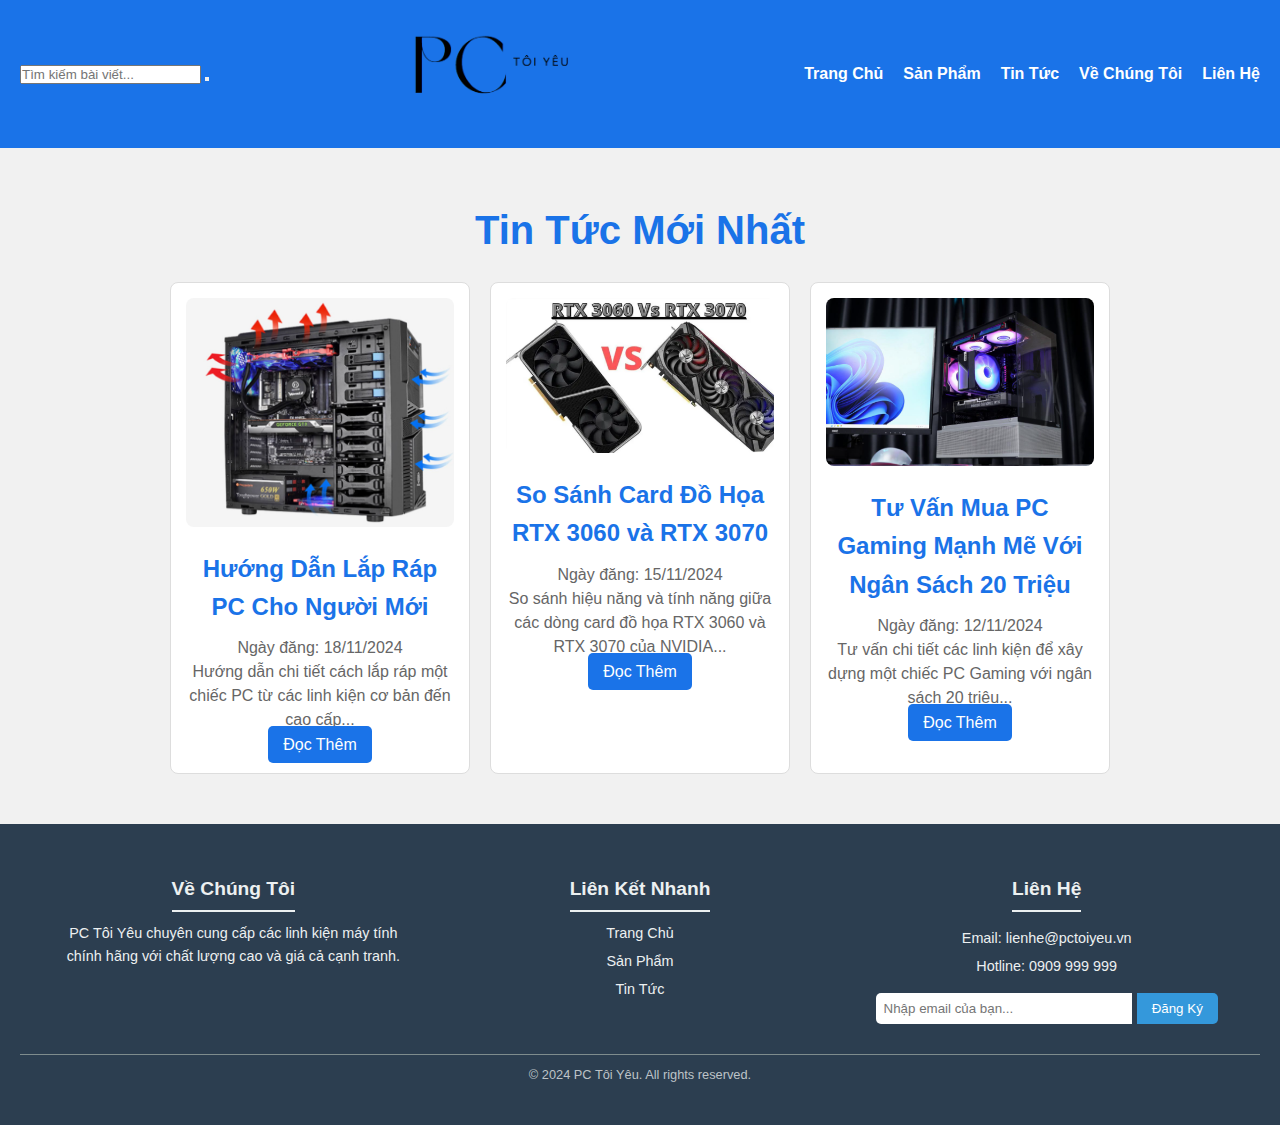
<file: blog.html>
<!DOCTYPE html>
<html lang="vi">
<head>
    <meta charset="UTF-8">
    <meta name="viewport" content="width=device-width, initial-scale=1.0">
    <meta name="description" content="Cập nhật các tin tức và bài viết mới nhất về linh kiện máy tính và công nghệ từ PC Tôi Yêu.">
    <meta name="keywords" content="PC Tôi Yêu, tin tức công nghệ, linh kiện máy tính, hướng dẫn, bài viết, PC gaming">
    <meta name="author" content="PC Tôi Yêu">
    <title>Tin Tức | PC Tôi Yêu - Linh Kiện Máy Tính Chính Hãng</title>
    <link rel="stylesheet" href="index.css"> <!-- Đường dẫn đến file CSS -->
</head>
<body>
    <!-- Header -->
    <header>
        <form class="search-form" action="search.html" method="GET">
            <input type="text" name="q" placeholder="Tìm kiếm bài viết...">
            <button type="submit"><i class="fas fa-search"></i></button>
        </form>
        
        <div class="logo">
            <a href="index.html"><img src="logo.png" alt="Logo PC Tôi Yêu"></a>
        </div>
        <nav>
            <ul>
                <li><a href="index.html">Trang Chủ</a></li>
                <li><a href="products.html">Sản Phẩm</a></li>
                <li><a href="blog.html">Tin Tức</a></li>
                <li><a href="about.html">Về Chúng Tôi</a></li>
                <li><a href="contact.html">Liên Hệ</a></li>
            </ul>
        </nav>
    </header>

    <!-- Blog Section -->
    <section class="blog">
        <h2>Tin Tức Mới Nhất</h2>
        <div class="blog-grid">
            <article class="blog-post">
                <img src="blog1.png" alt="Hướng Dẫn Lắp Ráp PC">
                <h3><a href="blog1.html">Hướng Dẫn Lắp Ráp PC Cho Người Mới</a></h3>
                <p>Ngày đăng: 18/11/2024</p>
                <p class="description">Hướng dẫn chi tiết cách lắp ráp một chiếc PC từ các linh kiện cơ bản đến cao cấp...</p>
                <a href="blog1.html" class="btn">Đọc Thêm</a>
            </article>
            <article class="blog-post">
                <img src="blog2.png" alt="So Sánh Card Đồ Họa">
                <h3><a href="blog2.html">So Sánh Card Đồ Họa RTX 3060 và RTX 3070</a></h3>
                <p>Ngày đăng: 15/11/2024</p>
                <p class="description">So sánh hiệu năng và tính năng giữa các dòng card đồ họa RTX 3060 và RTX 3070 của NVIDIA...</p>
                <a href="blog2.html" class="btn">Đọc Thêm</a>
            </article>
            <article class="blog-post">
                <img src="blog3.png" alt="Tư Vấn Mua PC Gaming">
                <h3><a href="blog3.html">Tư Vấn Mua PC Gaming Mạnh Mẽ Với Ngân Sách 20 Triệu</a></h3>
                <p>Ngày đăng: 12/11/2024</p>
                <p class="description">Tư vấn chi tiết các linh kiện để xây dựng một chiếc PC Gaming với ngân sách 20 triệu...</p>
                <a href="blog3.html" class="btn">Đọc Thêm</a>
            </article>
        </div>
        
    </section>

    <!-- Footer -->
    <footer>
        <div class="footer-content">
            <div class="footer-about">
                <h3>Về Chúng Tôi</h3>
                <p>PC Tôi Yêu chuyên cung cấp các linh kiện máy tính chính hãng với chất lượng cao và giá cả cạnh tranh.</p>
            </div>
    
            <div class="footer-links">
                <h3>Liên Kết Nhanh</h3>
                <ul>
                    <li><a href="index.html">Trang Chủ</a></li>
                    <li><a href="products.html">Sản Phẩm</a></li>
                    <li><a href="blog.html">Tin Tức</a></li>
                </ul>
            </div>
    
            <div class="footer-contact">
                <h3>Liên Hệ</h3>
                <p>Email: lienhe@pctoiyeu.vn</p>
                <p>Hotline: 0909 999 999</p>
                <form class="newsletter-form" action="subscribe.html" method="POST">
                    <input type="email" placeholder="Nhập email của bạn..." required>
                    <button type="submit">Đăng Ký</button>
                </form>
            </div>
        </div>
        <p class="copyright">© 2024 PC Tôi Yêu. All rights reserved.</p>
    </footer>
</body>
</html>
</file>
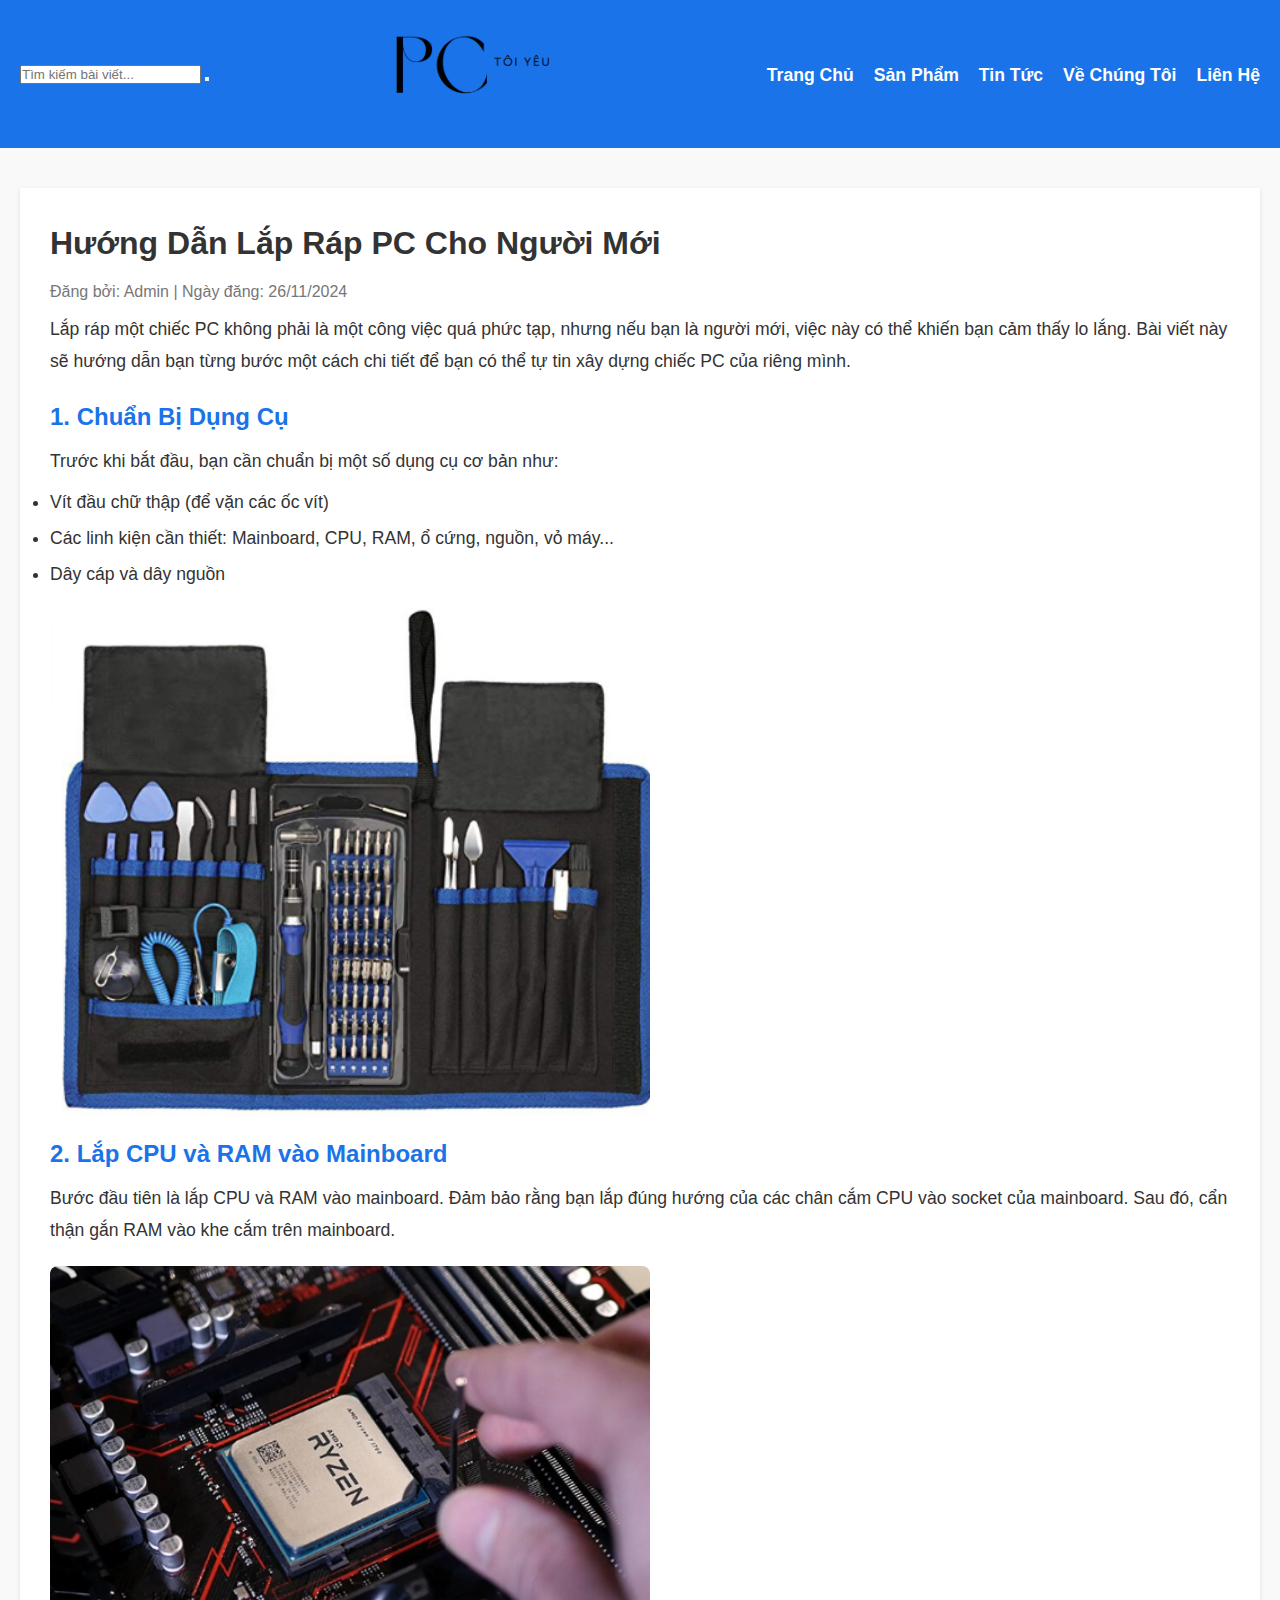
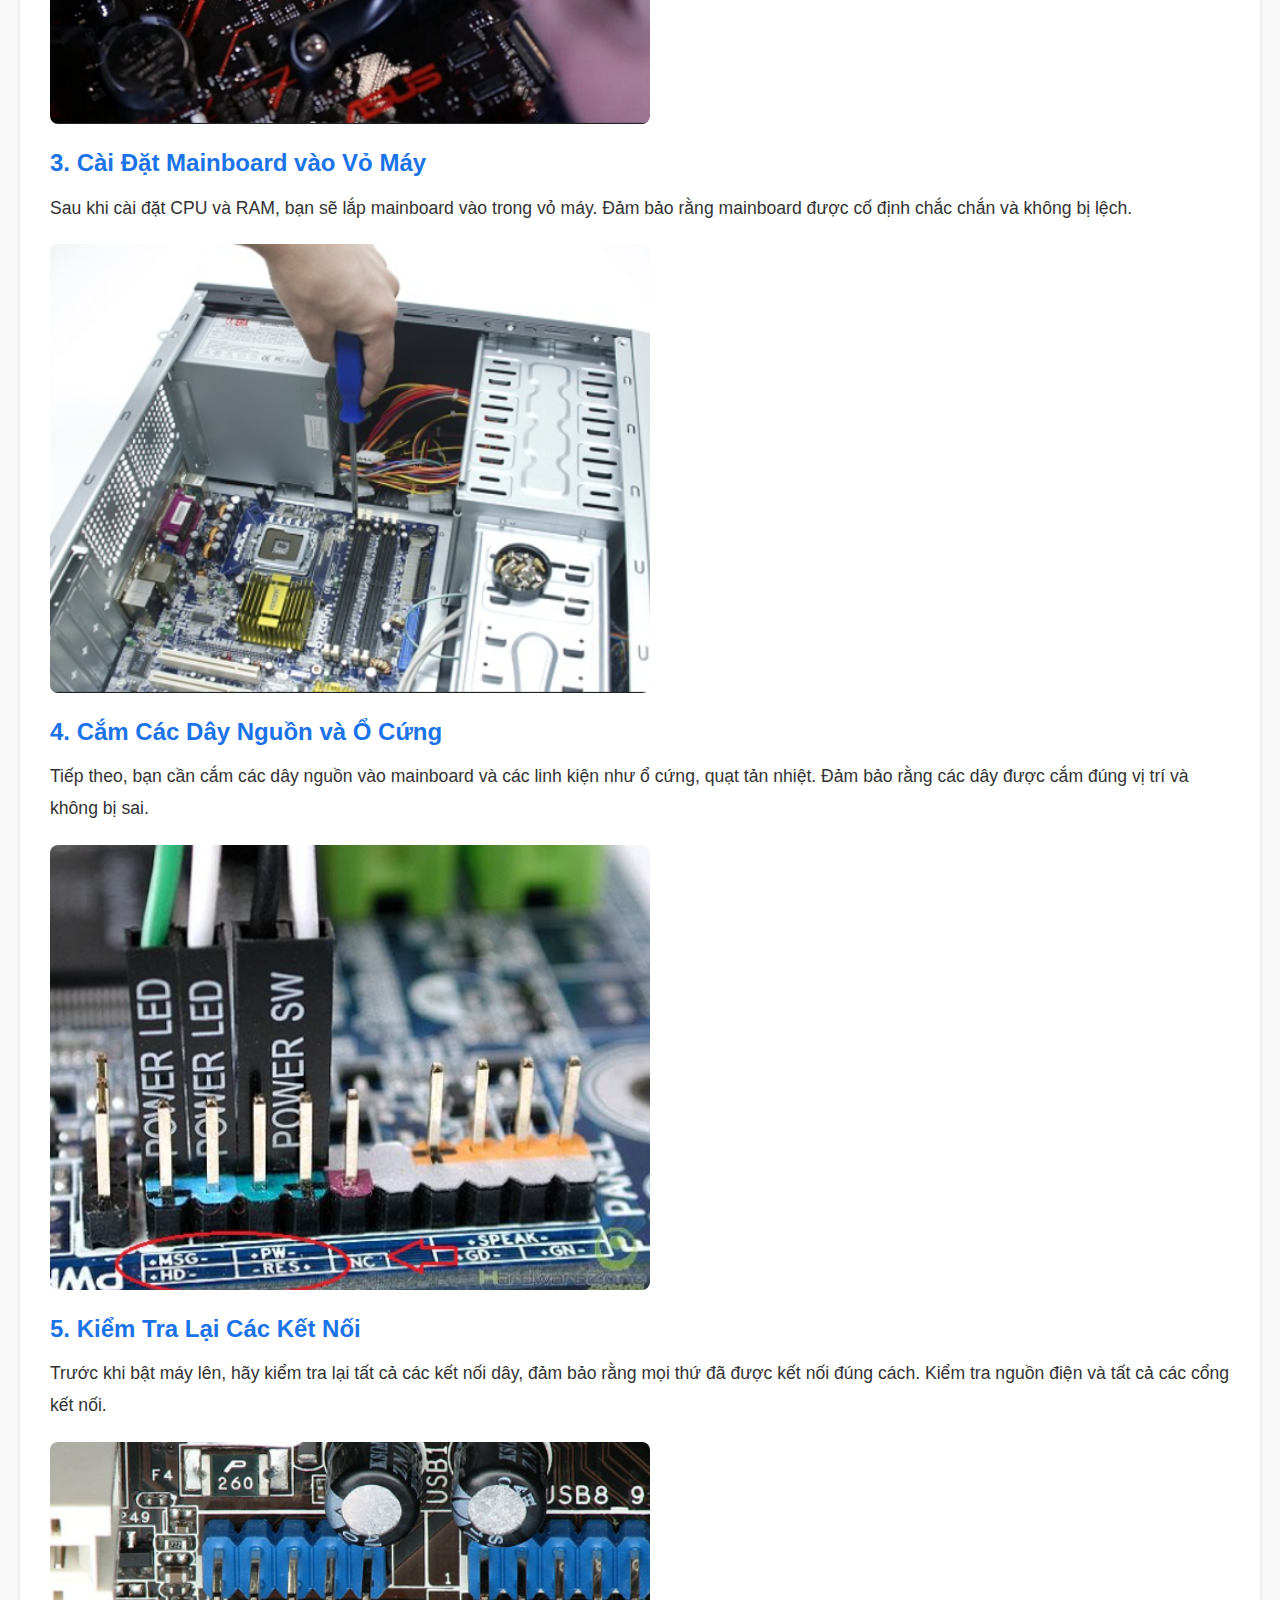
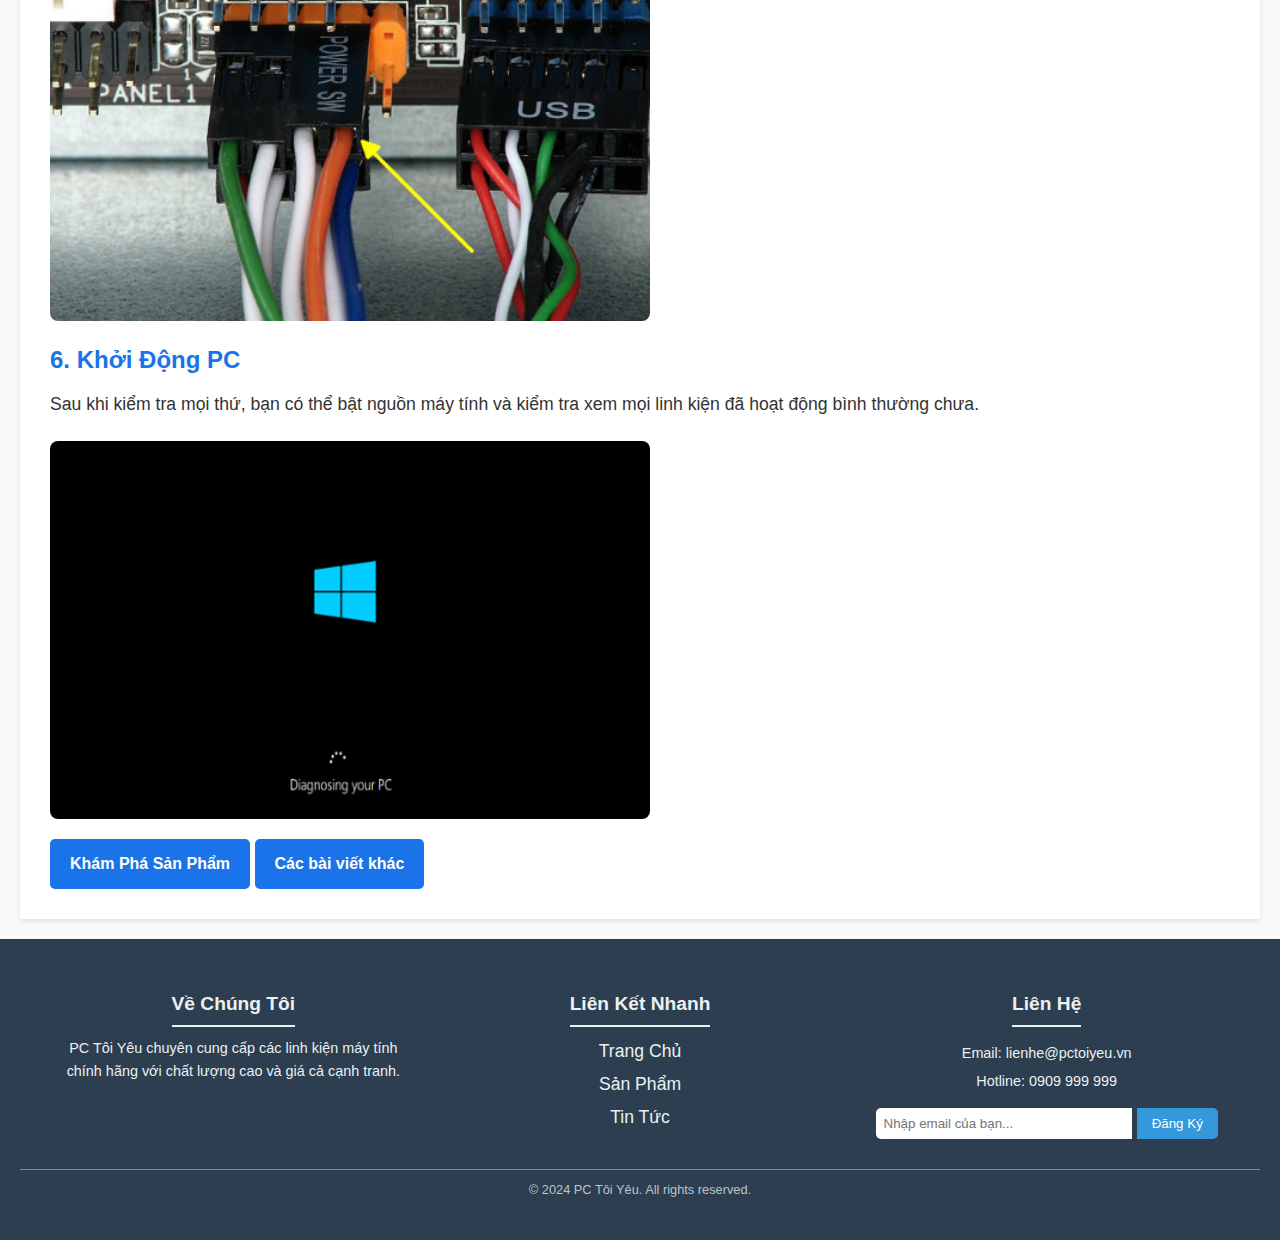
<file: blog1.html>
<!DOCTYPE html>
<html lang="vi">
<head>
    <meta charset="UTF-8">
    <meta name="viewport" content="width=device-width, initial-scale=1.0">
    <meta http-equiv="X-UA-Compatible" content="ie=edge">
    <title>Hướng Dẫn Lắp Ráp PC Cho Người Mới</title>
    <link rel="stylesheet" href="blog1.css">
</head>
<body>

    <!-- Header -->
    <header>
        <form class="search-form" action="search.html" method="GET">
            <input type="text" name="q" placeholder="Tìm kiếm bài viết...">
            <button type="submit"><i class="fas fa-search"></i></button>
        </form>
        
        <div class="logo">
            <a href="index.html"><img src="logo.png" alt="Logo PC Tôi Yêu"></a>
        </div>
        <nav>
            <ul>
                <li><a href="index.html">Trang Chủ</a></li>
                <li><a href="products.html">Sản Phẩm</a></li>
                <li><a href="blog.html">Tin Tức</a></li>
                <li><a href="about.html">Về Chúng Tôi</a></li>
                <li><a href="contact.html">Liên Hệ</a></li>
            </ul>
        </nav>
    </header>
    <!-- Main Content -->
    <main>
        <section class="post-detail">
            <div class="post-header">
                <h1>Hướng Dẫn Lắp Ráp PC Cho Người Mới</h1>
                <p class="post-meta">Đăng bởi: Admin | Ngày đăng: 26/11/2024</p>
            </div>

            <div class="post-content">
                <p>
                    Lắp ráp một chiếc PC không phải là một công việc quá phức tạp, nhưng nếu bạn là người mới, việc này có thể khiến bạn cảm thấy lo lắng. Bài viết này sẽ hướng dẫn bạn từng bước một cách chi tiết để bạn có thể tự tin xây dựng chiếc PC của riêng mình.
                </p>

                <h2>1. Chuẩn Bị Dụng Cụ</h2>
                <p>
                    Trước khi bắt đầu, bạn cần chuẩn bị một số dụng cụ cơ bản như:
                    <ul>
                        <li>Vít đầu chữ thập (để vặn các ốc vít)</li>
                        <li>Các linh kiện cần thiết: Mainboard, CPU, RAM, ổ cứng, nguồn, vỏ máy...</li>
                        <li>Dây cáp và dây nguồn</li>
                    </ul>
                </p>
                <img src="blogb1.png" alt="Dụng cụ lắp ráp PC" class="post-image">

                <h2>2. Lắp CPU và RAM vào Mainboard</h2>
                <p>
                    Bước đầu tiên là lắp CPU và RAM vào mainboard. Đảm bảo rằng bạn lắp đúng hướng của các chân cắm CPU vào socket của mainboard. Sau đó, cẩn thận gắn RAM vào khe cắm trên mainboard.
                </p>
                <img src="blogb2.png" alt="Lắp CPU và RAM" class="post-image">

                <h2>3. Cài Đặt Mainboard vào Vỏ Máy</h2>
                <p>
                    Sau khi cài đặt CPU và RAM, bạn sẽ lắp mainboard vào trong vỏ máy. Đảm bảo rằng mainboard được cố định chắc chắn và không bị lệch.
                </p>
                <img src="blogb3.png" alt="Lắp Mainboard vào vỏ máy" class="post-image">

                <h2>4. Cắm Các Dây Nguồn và Ổ Cứng</h2>
                <p>
                    Tiếp theo, bạn cần cắm các dây nguồn vào mainboard và các linh kiện như ổ cứng, quạt tản nhiệt. Đảm bảo rằng các dây được cắm đúng vị trí và không bị sai.
                </p>
                <img src="blogb4.png" alt="Cắm dây nguồn và ổ cứng" class="post-image">

                <h2>5. Kiểm Tra Lại Các Kết Nối</h2>
                <p>
                    Trước khi bật máy lên, hãy kiểm tra lại tất cả các kết nối dây, đảm bảo rằng mọi thứ đã được kết nối đúng cách. Kiểm tra nguồn điện và tất cả các cổng kết nối.
                </p>
                <img src="blogb5.png" alt="Kiểm tra kết nối" class="post-image">

                <h2>6. Khởi Động PC</h2>
                <p>
                    Sau khi kiểm tra mọi thứ, bạn có thể bật nguồn máy tính và kiểm tra xem mọi linh kiện đã hoạt động bình thường chưa.
                </p>
                <img src="blogb6.png" alt="Khởi động PC" class="post-image">
            </div>
            <a href="products.html" class="btn">Khám Phá Sản Phẩm</a>
            <a href="blog.html" class="btn">Các bài viết khác</a>
        </section>
    </main>

    <!-- Footer -->
    <footer>
        <div class="footer-content">
            <div class="footer-about">
                <h3>Về Chúng Tôi</h3>
                <p>PC Tôi Yêu chuyên cung cấp các linh kiện máy tính chính hãng với chất lượng cao và giá cả cạnh tranh.</p>
            </div>
    
            <div class="footer-links">
                <h3>Liên Kết Nhanh</h3>
                <ul>
                    <li><a href="index.html">Trang Chủ</a></li>
                    <li><a href="products.html">Sản Phẩm</a></li>
                    <li><a href="blog.html">Tin Tức</a></li>
                </ul>
            </div>
    
            <div class="footer-contact">
                <h3>Liên Hệ</h3>
                <p>Email: lienhe@pctoiyeu.vn</p>
                <p>Hotline: 0909 999 999</p>
                <form class="newsletter-form" action="subscribe.html" method="POST">
                    <input type="email" placeholder="Nhập email của bạn..." required>
                    <button type="submit">Đăng Ký</button>
                </form>
            </div>
        </div>
        <p class="copyright">© 2024 PC Tôi Yêu. All rights reserved.</p>
    </footer>

</body>
</html>
</file>
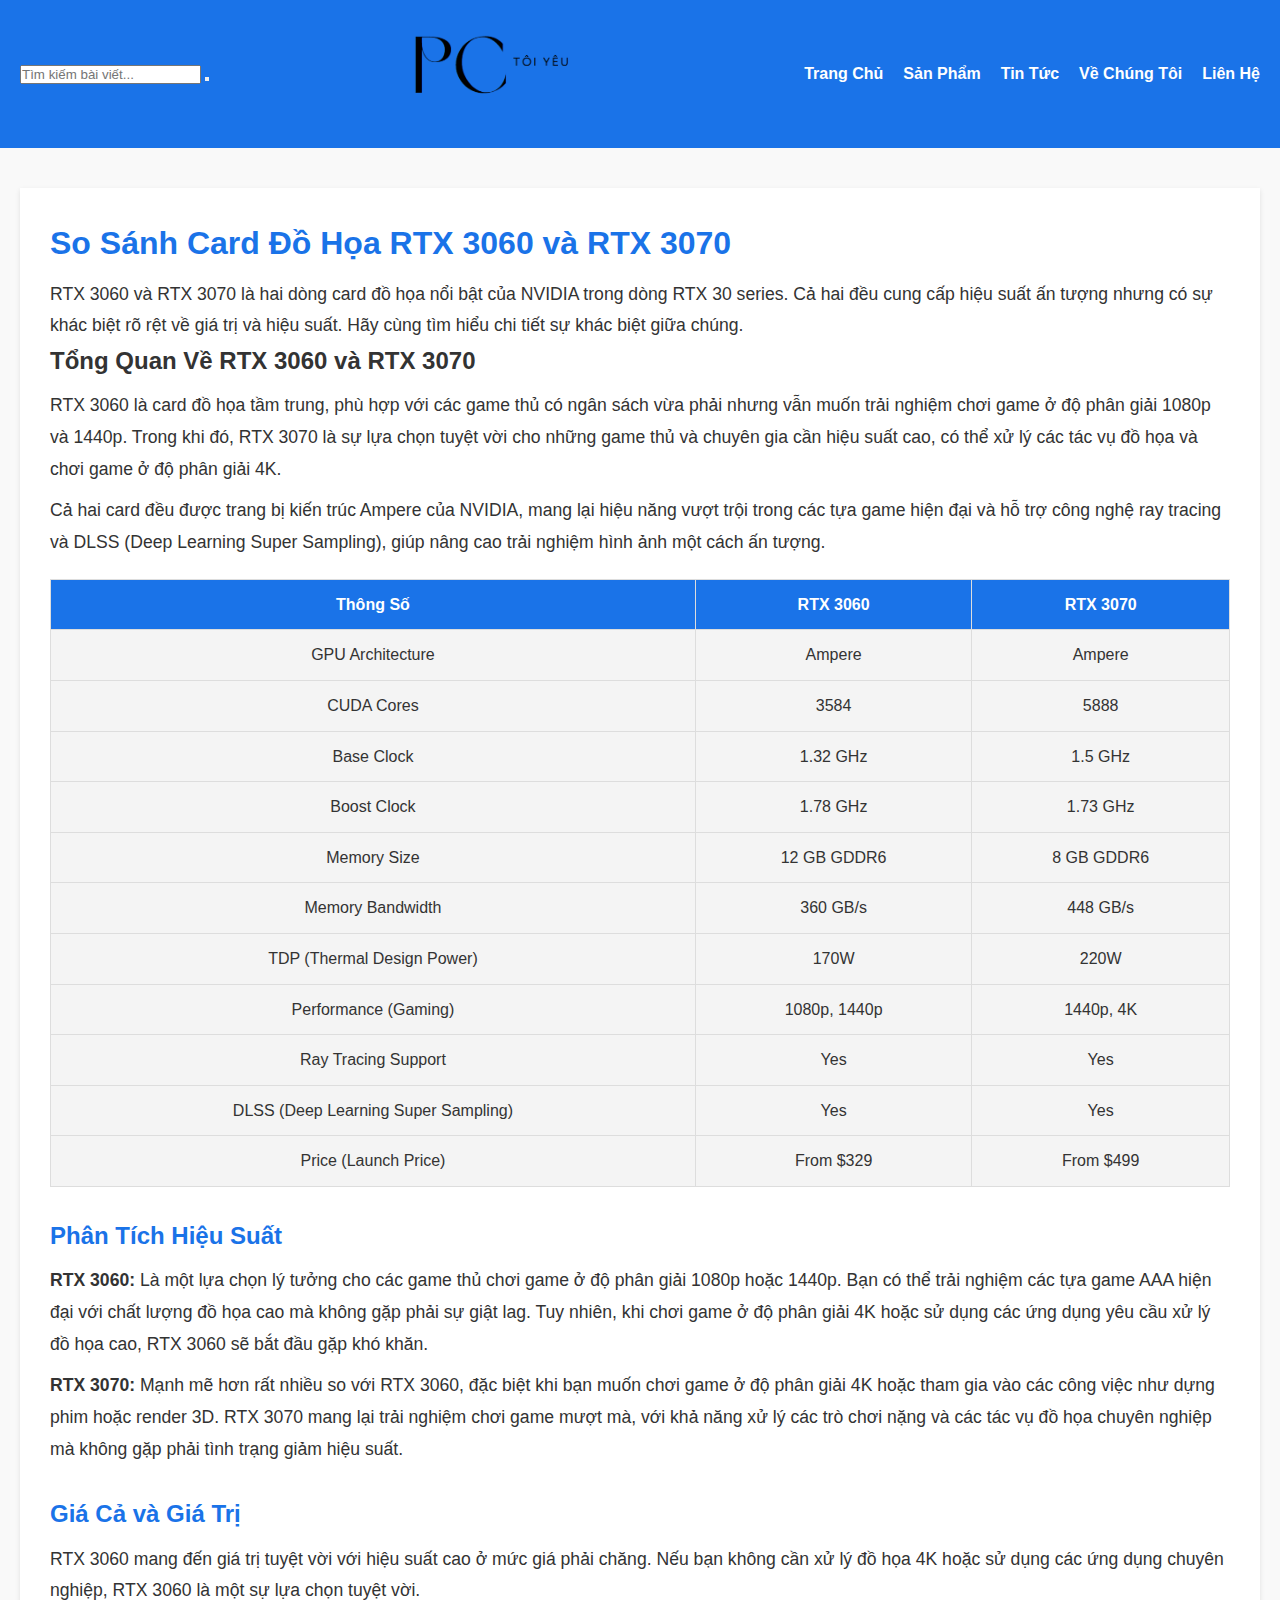
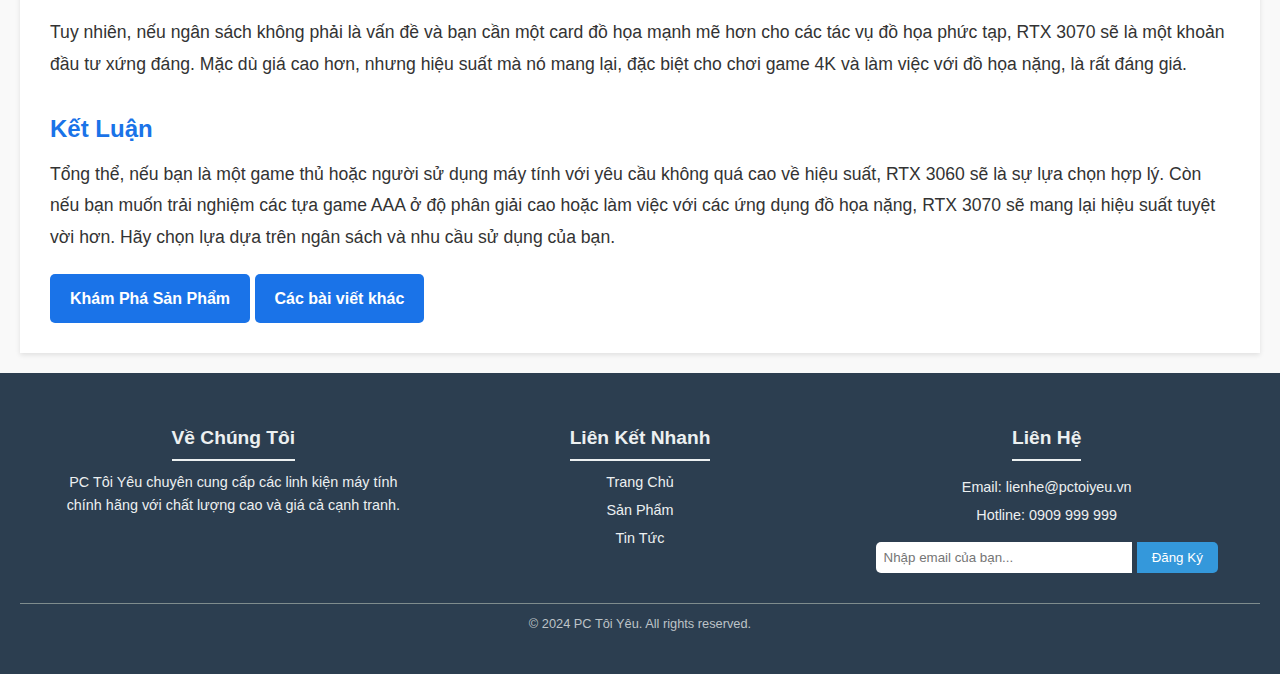
<file: blog2.html>
<!DOCTYPE html>
<html lang="vi">
<head>
    <meta charset="UTF-8">
    <meta name="viewport" content="width=device-width, initial-scale=1.0">
    <meta http-equiv="X-UA-Compatible" content="ie=edge">
    <title>So Sánh Card Đồ Họa RTX 3060 và RTX 3070</title>
    <link rel="stylesheet" href="blog2.css">
</head>
<body>

    <!-- Header -->
    <header>
        <form class="search-form" action="search.html" method="GET">
            <input type="text" name="q" placeholder="Tìm kiếm bài viết...">
            <button type="submit"><i class="fas fa-search"></i></button>
        </form>
        
        <div class="logo">
            <a href="index.html"><img src="logo.png" alt="Logo PC Tôi Yêu"></a>
        </div>
        <nav>
            <ul>
                <li><a href="index.html">Trang Chủ</a></li>
                <li><a href="products.html">Sản Phẩm</a></li>
                <li><a href="blog.html">Tin Tức</a></li>
                <li><a href="about.html">Về Chúng Tôi</a></li>
                <li><a href="contact.html">Liên Hệ</a></li>
            </ul>
        </nav>
    </header>

    <!-- Main Content -->
    <main>
        <section class="comparison-section">
            <h1>So Sánh Card Đồ Họa RTX 3060 và RTX 3070</h1>
            <p class="intro">RTX 3060 và RTX 3070 là hai dòng card đồ họa nổi bật của NVIDIA trong dòng RTX 30 series. Cả hai đều cung cấp hiệu suất ấn tượng nhưng có sự khác biệt rõ rệt về giá trị và hiệu suất. Hãy cùng tìm hiểu chi tiết sự khác biệt giữa chúng.</p>

            <!-- Overview -->
            <section class="overview">
                <h2>Tổng Quan Về RTX 3060 và RTX 3070</h2>
                <p>RTX 3060 là card đồ họa tầm trung, phù hợp với các game thủ có ngân sách vừa phải nhưng vẫn muốn trải nghiệm chơi game ở độ phân giải 1080p và 1440p. Trong khi đó, RTX 3070 là sự lựa chọn tuyệt vời cho những game thủ và chuyên gia cần hiệu suất cao, có thể xử lý các tác vụ đồ họa và chơi game ở độ phân giải 4K.</p>
                <p>Cả hai card đều được trang bị kiến trúc Ampere của NVIDIA, mang lại hiệu năng vượt trội trong các tựa game hiện đại và hỗ trợ công nghệ ray tracing và DLSS (Deep Learning Super Sampling), giúp nâng cao trải nghiệm hình ảnh một cách ấn tượng.</p>
            </section>

            <!-- Comparison Table -->
            <table class="comparison-table">
                <thead>
                    <tr>
                        <th>Thông Số</th>
                        <th>RTX 3060</th>
                        <th>RTX 3070</th>
                    </tr>
                </thead>
                <tbody>
                    <tr>
                        <td>GPU Architecture</td>
                        <td>Ampere</td>
                        <td>Ampere</td>
                    </tr>
                    <tr>
                        <td>CUDA Cores</td>
                        <td>3584</td>
                        <td>5888</td>
                    </tr>
                    <tr>
                        <td>Base Clock</td>
                        <td>1.32 GHz</td>
                        <td>1.5 GHz</td>
                    </tr>
                    <tr>
                        <td>Boost Clock</td>
                        <td>1.78 GHz</td>
                        <td>1.73 GHz</td>
                    </tr>
                    <tr>
                        <td>Memory Size</td>
                        <td>12 GB GDDR6</td>
                        <td>8 GB GDDR6</td>
                    </tr>
                    <tr>
                        <td>Memory Bandwidth</td>
                        <td>360 GB/s</td>
                        <td>448 GB/s</td>
                    </tr>
                    <tr>
                        <td>TDP (Thermal Design Power)</td>
                        <td>170W</td>
                        <td>220W</td>
                    </tr>
                    <tr>
                        <td>Performance (Gaming)</td>
                        <td>1080p, 1440p</td>
                        <td>1440p, 4K</td>
                    </tr>
                    <tr>
                        <td>Ray Tracing Support</td>
                        <td>Yes</td>
                        <td>Yes</td>
                    </tr>
                    <tr>
                        <td>DLSS (Deep Learning Super Sampling)</td>
                        <td>Yes</td>
                        <td>Yes</td>
                    </tr>
                    <tr>
                        <td>Price (Launch Price)</td>
                        <td>From $329</td>
                        <td>From $499</td>
                    </tr>
                </tbody>
            </table>

            <!-- Detailed Performance Breakdown -->
            <section class="performance">
                <h2>Phân Tích Hiệu Suất</h2>
                <p>
                    <strong>RTX 3060:</strong> Là một lựa chọn lý tưởng cho các game thủ chơi game ở độ phân giải 1080p hoặc 1440p. Bạn có thể trải nghiệm các tựa game AAA hiện đại với chất lượng đồ họa cao mà không gặp phải sự giật lag. Tuy nhiên, khi chơi game ở độ phân giải 4K hoặc sử dụng các ứng dụng yêu cầu xử lý đồ họa cao, RTX 3060 sẽ bắt đầu gặp khó khăn.
                </p>
                <p>
                    <strong>RTX 3070:</strong> Mạnh mẽ hơn rất nhiều so với RTX 3060, đặc biệt khi bạn muốn chơi game ở độ phân giải 4K hoặc tham gia vào các công việc như dựng phim hoặc render 3D. RTX 3070 mang lại trải nghiệm chơi game mượt mà, với khả năng xử lý các trò chơi nặng và các tác vụ đồ họa chuyên nghiệp mà không gặp phải tình trạng giảm hiệu suất.
                </p>
            </section>

            <!-- Pricing and Value -->
            <section class="pricing">
                <h2>Giá Cả và Giá Trị</h2>
                <p>
                    RTX 3060 mang đến giá trị tuyệt vời với hiệu suất cao ở mức giá phải chăng. Nếu bạn không cần xử lý đồ họa 4K hoặc sử dụng các ứng dụng chuyên nghiệp, RTX 3060 là một sự lựa chọn tuyệt vời.
                </p>
                <p>
                    Tuy nhiên, nếu ngân sách không phải là vấn đề và bạn cần một card đồ họa mạnh mẽ hơn cho các tác vụ đồ họa phức tạp, RTX 3070 sẽ là một khoản đầu tư xứng đáng. Mặc dù giá cao hơn, nhưng hiệu suất mà nó mang lại, đặc biệt cho chơi game 4K và làm việc với đồ họa nặng, là rất đáng giá.
                </p>
            </section>

            <!-- Summary -->
            <section class="summary">
                <h2>Kết Luận</h2>
                <p>
                    Tổng thể, nếu bạn là một game thủ hoặc người sử dụng máy tính với yêu cầu không quá cao về hiệu suất, RTX 3060 sẽ là sự lựa chọn hợp lý. Còn nếu bạn muốn trải nghiệm các tựa game AAA ở độ phân giải cao hoặc làm việc với các ứng dụng đồ họa nặng, RTX 3070 sẽ mang lại hiệu suất tuyệt vời hơn. Hãy chọn lựa dựa trên ngân sách và nhu cầu sử dụng của bạn.
                </p>
            </section>

            <a href="products.html" class="btn">Khám Phá Sản Phẩm</a>
            <a href="blog.html" class="btn">Các bài viết khác</a>
        </section>
    </main>

    <!-- Footer -->
    <footer>
        <div class="footer-content">
            <div class="footer-about">
                <h3>Về Chúng Tôi</h3>
                <p>PC Tôi Yêu chuyên cung cấp các linh kiện máy tính chính hãng với chất lượng cao và giá cả cạnh tranh.</p>
            </div>
    
            <div class="footer-links">
                <h3>Liên Kết Nhanh</h3>
                <ul>
                    <li><a href="index.html">Trang Chủ</a></li>
                    <li><a href="products.html">Sản Phẩm</a></li>
                    <li><a href="blog.html">Tin Tức</a></li>
                </ul>
            </div>
    
            <div class="footer-contact">
                <h3>Liên Hệ</h3>
                <p>Email: lienhe@pctoiyeu.vn</p>
                <p>Hotline: 0909 999 999</p>
                <form class="newsletter-form" action="subscribe.html" method="POST">
                    <input type="email" placeholder="Nhập email của bạn..." required>
                    <button type="submit">Đăng Ký</button>
                </form>
            </div>
        </div>
        <p class="copyright">© 2024 PC Tôi Yêu. All rights reserved.</p>
    </footer>


</body>
</html>
</file>
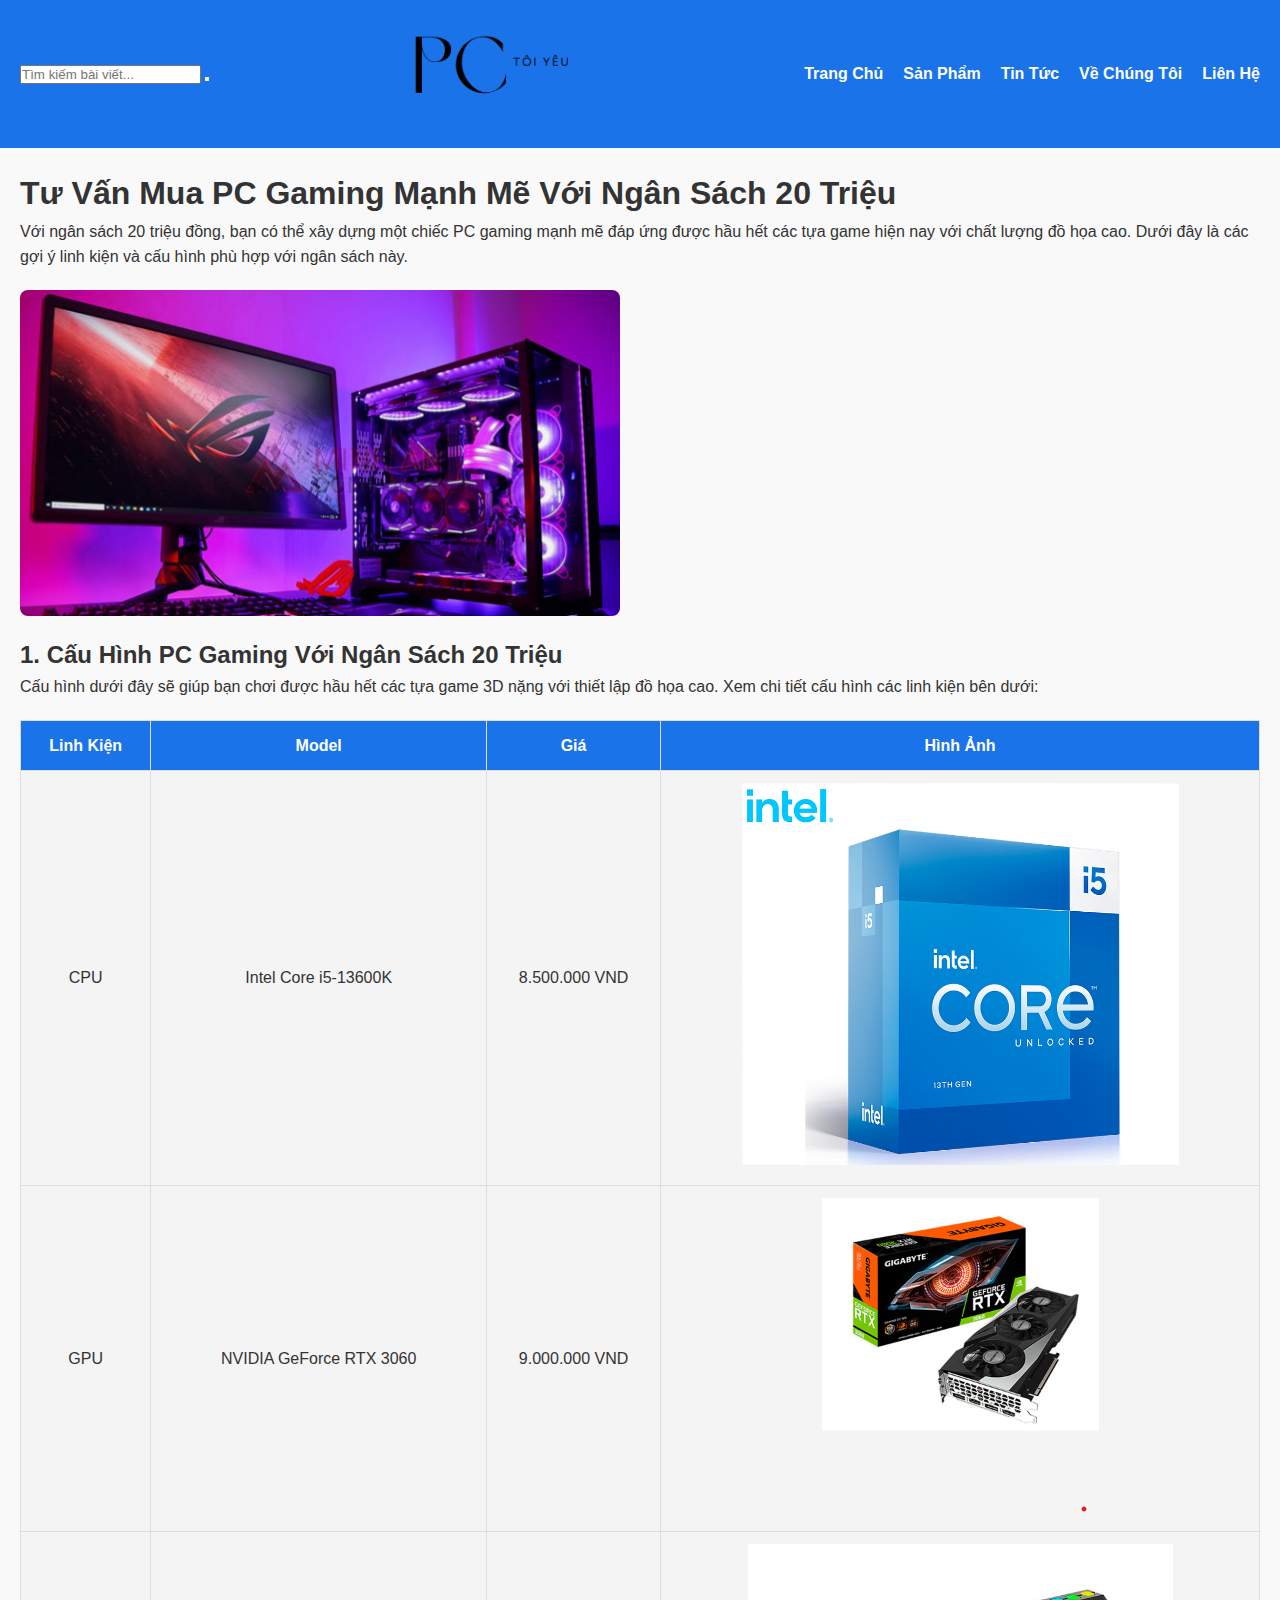
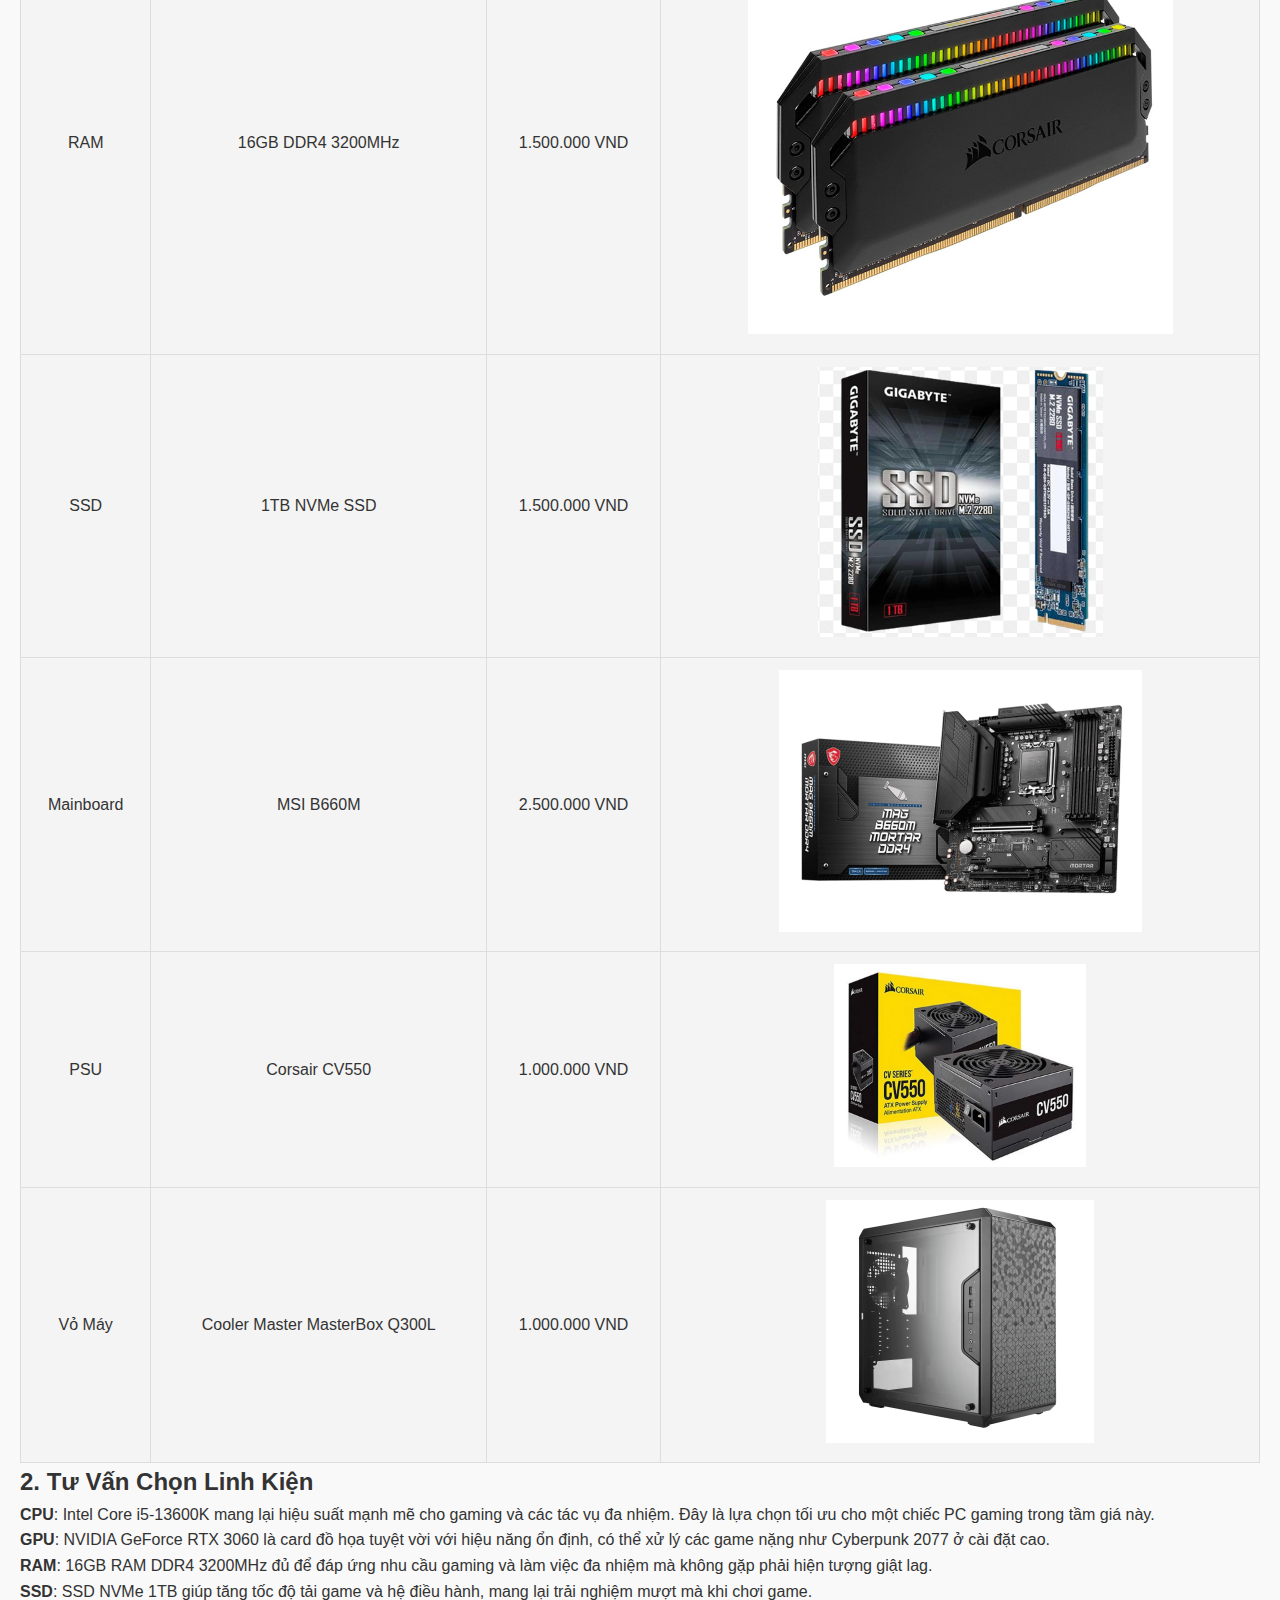
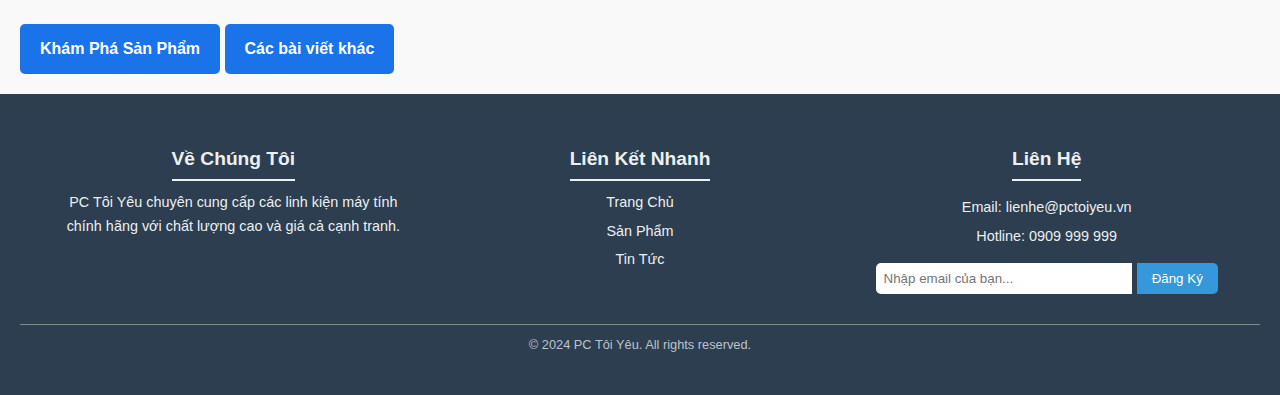
<file: blog3.html>
<!DOCTYPE html>
<html lang="vi">
<head>
    <meta charset="UTF-8">
    <meta name="viewport" content="width=device-width, initial-scale=1.0">
    <meta http-equiv="X-UA-Compatible" content="ie=edge">
    <title>Tư Vấn Mua PC Gaming Mạnh Mẽ Với Ngân Sách 20 Triệu</title>
    <link rel="stylesheet" href="blog3.css">
</head>
<body>

    <!-- Header -->
    <header>
        <form class="search-form" action="search.html" method="GET">
            <input type="text" name="q" placeholder="Tìm kiếm bài viết...">
            <button type="submit"><i class="fas fa-search"></i></button>
        </form>
        
        <div class="logo">
            <a href="index.html"><img src="logo.png" alt="Logo PC Tôi Yêu"></a>
        </div>
        <nav>
            <ul>
                <li><a href="index.html">Trang Chủ</a></li>
                <li><a href="products.html">Sản Phẩm</a></li>
                <li><a href="blog.html">Tin Tức</a></li>
                <li><a href="about.html">Về Chúng Tôi</a></li>
                <li><a href="contact.html">Liên Hệ</a></li>
            </ul>
        </nav>
    </header>

    <!-- Main Content -->
    <main>
        <section class="advice-section">
            <h1>Tư Vấn Mua PC Gaming Mạnh Mẽ Với Ngân Sách 20 Triệu</h1>
            <p>Với ngân sách 20 triệu đồng, bạn có thể xây dựng một chiếc PC gaming mạnh mẽ đáp ứng được hầu hết các tựa game hiện nay với chất lượng đồ họa cao. Dưới đây là các gợi ý linh kiện và cấu hình phù hợp với ngân sách này.</p>
            
            <!-- Hình ảnh minh họa cho bài viết -->
            <div class="image-container">
                <img src="cauhinhpc.png" alt="Cấu hình PC Gaming Mạnh Mẽ" class="post-image">
            </div>

            <h2>1. Cấu Hình PC Gaming Với Ngân Sách 20 Triệu</h2>
            <p>Cấu hình dưới đây sẽ giúp bạn chơi được hầu hết các tựa game 3D nặng với thiết lập đồ họa cao. Xem chi tiết cấu hình các linh kiện bên dưới:</p>

            <!-- Bảng So Sánh Linh Kiện -->
            <table class="comparison-table">
                <thead>
                    <tr>
                        <th>Linh Kiện</th>
                        <th>Model</th>
                        <th>Giá</th>
                        <th>Hình Ảnh</th>
                    </tr>
                </thead>
                <tbody>
                    <tr>
                        <td>CPU</td>
                        <td>Intel Core i5-13600K</td>
                        <td>8.500.000 VND</td>
                        <td><img src="inteli5.png" alt="Intel Core i5-13600K" class="component-image"></td>
                    </tr>
                    <tr>
                        <td>GPU</td>
                        <td>NVIDIA GeForce RTX 3060</td>
                        <td>9.000.000 VND</td>
                        <td><img src="gpu.png" alt="GeForce RTX 3060" class="component-image"></td>
                    </tr>
                    <tr>
                        <td>RAM</td>
                        <td>16GB DDR4 3200MHz</td>
                        <td>1.500.000 VND</td>
                        <td><img src="ram.png" alt="RAM DDR4 3200MHz" class="component-image"></td>
                    </tr>
                    <tr>
                        <td>SSD</td>
                        <td>1TB NVMe SSD</td>
                        <td>1.500.000 VND</td>
                        <td><img src="ssd.png" alt="1TB NVMe SSD" class="component-image"></td>
                    </tr>
                    <tr>
                        <td>Mainboard</td>
                        <td>MSI B660M</td>
                        <td>2.500.000 VND</td>
                        <td><img src="msi.png" alt="MSI B660M" class="component-image"></td>
                    </tr>
                    <tr>
                        <td>PSU</td>
                        <td>Corsair CV550</td>
                        <td>1.000.000 VND</td>
                        <td><img src="cv550.png" alt="Corsair CV550 PSU" class="component-image"></td>
                    </tr>
                    <tr>
                        <td>Vỏ Máy</td>
                        <td>Cooler Master MasterBox Q300L</td>
                        <td>1.000.000 VND</td>
                        <td><img src="vo.png" alt="Cooler Master MasterBox Q300L" class="component-image"></td>
                    </tr>
                </tbody>
            </table>

            <h2>2. Tư Vấn Chọn Linh Kiện</h2>
            <p><strong>CPU</strong>: Intel Core i5-13600K mang lại hiệu suất mạnh mẽ cho gaming và các tác vụ đa nhiệm. Đây là lựa chọn tối ưu cho một chiếc PC gaming trong tầm giá này.</p>
            <p><strong>GPU</strong>: NVIDIA GeForce RTX 3060 là card đồ họa tuyệt vời với hiệu năng ổn định, có thể xử lý các game nặng như Cyberpunk 2077 ở cài đặt cao.</p>
            <p><strong>RAM</strong>: 16GB RAM DDR4 3200MHz đủ để đáp ứng nhu cầu gaming và làm việc đa nhiệm mà không gặp phải hiện tượng giật lag.</p>
            <p><strong>SSD</strong>: SSD NVMe 1TB giúp tăng tốc độ tải game và hệ điều hành, mang lại trải nghiệm mượt mà khi chơi game.</p>

            <a href="products.html" class="btn">Khám Phá Sản Phẩm</a>
            <a href="blog.html" class="btn">Các bài viết khác</a>
        </section>
    </main>

    <!-- Footer -->
    <footer>
        <div class="footer-content">
            <div class="footer-about">
                <h3>Về Chúng Tôi</h3>
                <p>PC Tôi Yêu chuyên cung cấp các linh kiện máy tính chính hãng với chất lượng cao và giá cả cạnh tranh.</p>
            </div>

            <div class="footer-links">
                <h3>Liên Kết Nhanh</h3>
                <ul>
                    <li><a href="index.html">Trang Chủ</a></li>
                    <li><a href="products.html">Sản Phẩm</a></li>
                    <li><a href="blog.html">Tin Tức</a></li>
                </ul>
            </div>

            <div class="footer-contact">
                <h3>Liên Hệ</h3>
                <p>Email: lienhe@pctoiyeu.vn</p>
                <p>Hotline: 0909 999 999</p>
                <form class="newsletter-form" action="subscribe.html" method="POST">
                    <input type="email" placeholder="Nhập email của bạn..." required>
                    <button type="submit">Đăng Ký</button>
                </form>
            </div>
        </div>
        <p class="copyright">© 2024 PC Tôi Yêu. All rights reserved.</p>
    </footer>

</body>
</html>
</file>
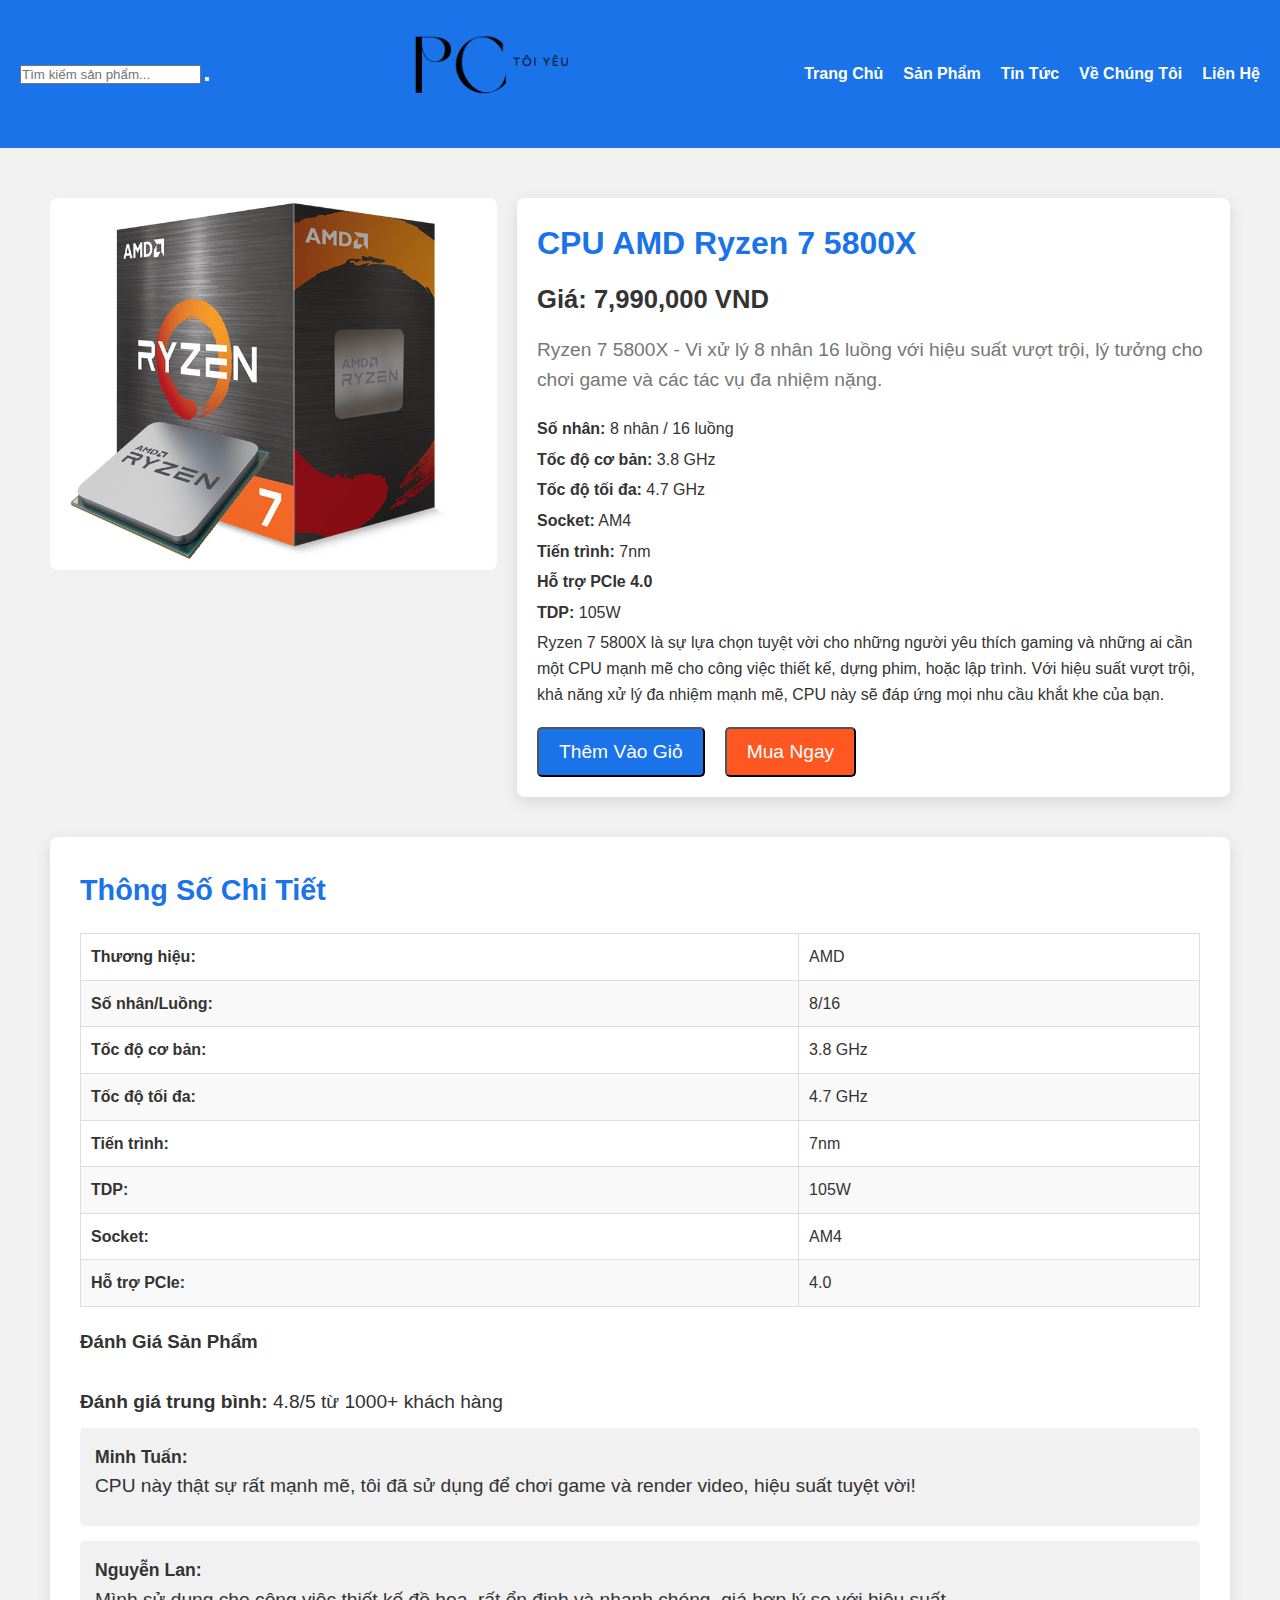
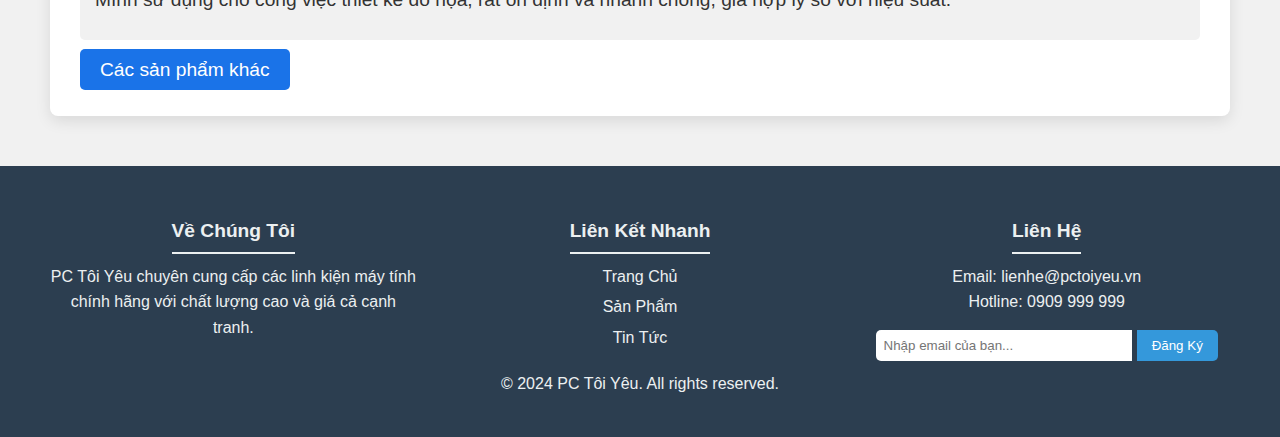
<file: cpu.html>
<!DOCTYPE html>
<html lang="vi">
<head>
    <meta charset="UTF-8">
    <meta name="viewport" content="width=device-width, initial-scale=1.0">
    <meta name="description" content="Mua CPU AMD Ryzen 7 5800X - Hiệu suất mạnh mẽ, lý tưởng cho chơi game và công việc nặng. Chính hãng tại PC Tôi Yêu.">
    <meta name="keywords" content="CPU Ryzen">
    <meta name="author" content="PC Tôi Yêu">
    <title>CPU AMD Ryzen 7 5800X - PC Tôi Yêu</title>
    <link rel="stylesheet" href="cpu.css"> <!-- Đường dẫn đến file CSS -->
</head>
<body>
    <!-- Header -->
    <header>
        <form class="search-form" action="search.html" method="GET">
            <input type="text" name="q" placeholder="Tìm kiếm sản phẩm...">
            <button type="submit"><i class="fas fa-search"></i></button>
        </form>
        
        <div class="logo">
            <a href="index.html"><img src="logo.png" alt="Logo PC Tôi Yêu"></a>
        </div>
        <nav>
            <ul>
                <li><a href="index.html">Trang Chủ</a></li>
                <li><a href="products.html">Sản Phẩm</a></li>
                <li><a href="blog.html">Tin Tức</a></li>
                <li><a href="about.html">Về Chúng Tôi</a></li>
                <li><a href="contact.html">Liên Hệ</a></li>
            </ul>
        </nav>
    </header>

    <!-- Product Detail Section -->
    <section class="product-detail">
        <div class="product-info">
            <div class="product-image">
                <img src="cpu.png" alt="CPU Ryzen 7 5800X">
            </div>
            <div class="product-description">
                <h1>CPU AMD Ryzen 7 5800X</h1>
                <p class="price">Giá:  7,990,000 VND</p>
                <p class="short-description">Ryzen 7 5800X - Vi xử lý 8 nhân 16 luồng với hiệu suất vượt trội, lý tưởng cho chơi game và các tác vụ đa nhiệm nặng.</p>
                <ul class="product-specs">
                    <li><strong>Số nhân:</strong> 8 nhân / 16 luồng</li>
                    <li><strong>Tốc độ cơ bản:</strong> 3.8 GHz</li>
                    <li><strong>Tốc độ tối đa:</strong> 4.7 GHz</li>
                    <li><strong>Socket:</strong> AM4</li>
                    <li><strong>Tiến trình:</strong> 7nm</li>
                    <li><strong>Hỗ trợ PCIe 4.0</strong></li>
                    <li><strong>TDP:</strong> 105W</li>
                </ul>
                <p class="description">
                    Ryzen 7 5800X là sự lựa chọn tuyệt vời cho những người yêu thích gaming và những ai cần một CPU mạnh mẽ cho công việc thiết kế, dựng phim, hoặc lập trình. Với hiệu suất vượt trội, khả năng xử lý đa nhiệm mạnh mẽ, CPU này sẽ đáp ứng mọi nhu cầu khắt khe của bạn.
                </p>
                <div class="buttons">
                    <button class="btn add-to-cart">Thêm Vào Giỏ</button>
                    <button class="btn buy-now">Mua Ngay</button>
                </div>
            </div>
        </div>

        <!-- Product Features & Reviews -->
        <section class="product-details-extra">
            <h2>Thông Số Chi Tiết</h2>
            <table class="spec-table">
                <tr>
                    <td><strong>Thương hiệu:</strong></td>
                    <td>AMD</td>
                </tr>
                <tr>
                    <td><strong>Số nhân/Luồng:</strong></td>
                    <td>8/16</td>
                </tr>
                <tr>
                    <td><strong>Tốc độ cơ bản:</strong></td>
                    <td>3.8 GHz</td>
                </tr>
                <tr>
                    <td><strong>Tốc độ tối đa:</strong></td>
                    <td>4.7 GHz</td>
                </tr>
                <tr>
                    <td><strong>Tiến trình:</strong></td>
                    <td>7nm</td>
                </tr>
                <tr>
                    <td><strong>TDP:</strong></td>
                    <td>105W</td>
                </tr>
                <tr>
                    <td><strong>Socket:</strong></td>
                    <td>AM4</td>
                </tr>
                <tr>
                    <td><strong>Hỗ trợ PCIe:</strong></td>
                    <td>4.0</td>
                </tr>
            </table>

            <h3>Đánh Giá Sản Phẩm</h3>
            <div class="reviews">
                <p><strong>Đánh giá trung bình:</strong> 4.8/5 từ 1000+ khách hàng</p>
                <div class="review">
                    <p><strong>Minh Tuấn:</strong> CPU này thật sự rất mạnh mẽ, tôi đã sử dụng để chơi game và render video, hiệu suất tuyệt vời!</p>
                </div>
                <div class="review">
                    <p><strong>Nguyễn Lan:</strong> Mình sử dụng cho công việc thiết kế đồ họa, rất ổn định và nhanh chóng, giá hợp lý so với hiệu suất.</p>
                </div>
                <a href="products.html" class="btn">Các sản phẩm khác</a>
            </div>
        </section>
    </section>

    <!-- Footer -->
    <footer>
        <div class="footer-content">
            <div class="footer-about">
                <h3>Về Chúng Tôi</h3>
                <p>PC Tôi Yêu chuyên cung cấp các linh kiện máy tính chính hãng với chất lượng cao và giá cả cạnh tranh.</p>
            </div>
    
            <div class="footer-links">
                <h3>Liên Kết Nhanh</h3>
                <ul>
                    <li><a href="index.html">Trang Chủ</a></li>
                    <li><a href="products.html">Sản Phẩm</a></li>
                    <li><a href="blog.html">Tin Tức</a></li>
                </ul>
            </div>
    
            <div class="footer-contact">
                <h3>Liên Hệ</h3>
                <p>Email: lienhe@pctoiyeu.vn</p>
                <p>Hotline: 0909 999 999</p>
                <form class="newsletter-form" action="subscribe.html" method="POST">
                    <input type="email" placeholder="Nhập email của bạn..." required>
                    <button type="submit">Đăng Ký</button>
                </form>
            </div>
        </div>
        <p class="copyright">© 2024 PC Tôi Yêu. All rights reserved.</p>
    </footer>
</body>
</html>
</file>
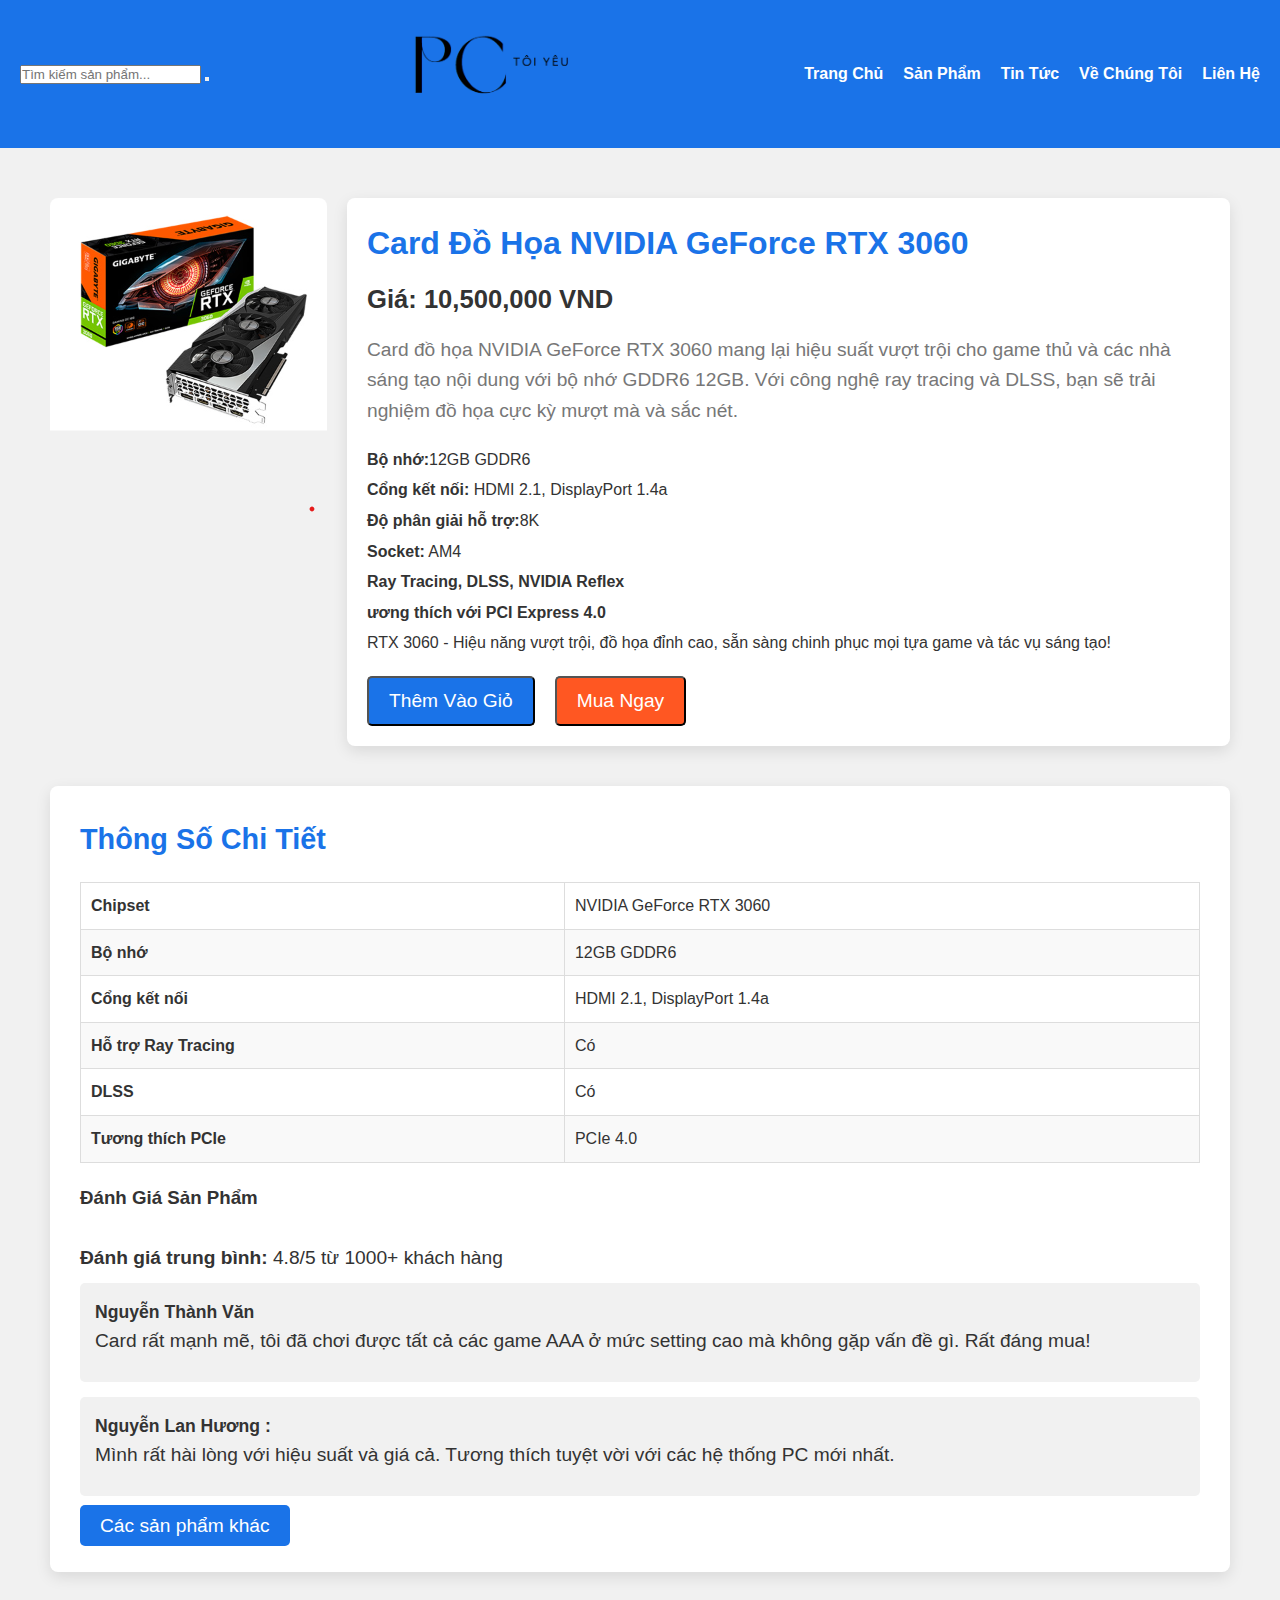
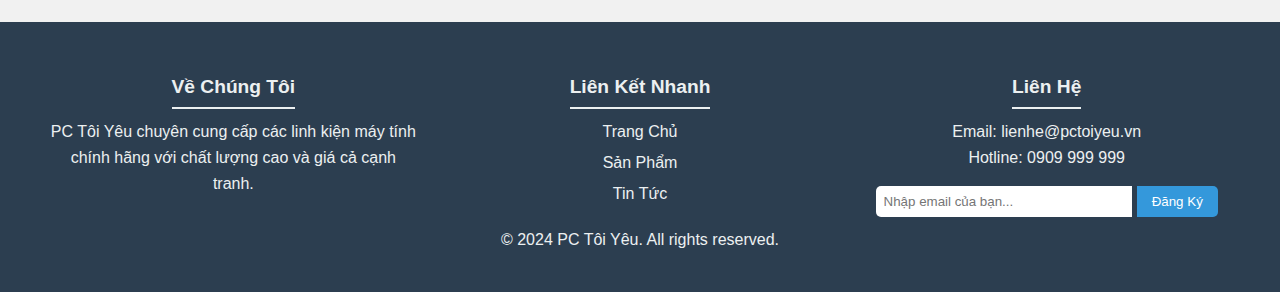
<file: gpu.html>
<!DOCTYPE html>
<html lang="vi">
<head>
    <meta charset="UTF-8">
    <meta name="viewport" content="width=device-width, initial-scale=1.0">
    <meta name="description" content="Mua Card Đồ Họa RTX 3060- Hiệu suất mạnh mẽ, lý tưởng cho chơi game và công việc nặng. Chính hãng tại PC Tôi Yêu.">
    <meta name="keywords" content="Card Đồ Họa RTX 3060">
    <meta name="author" content="PC Tôi Yêu">
    <title>Card Đồ Họa RTX 3060</title>
    <link rel="stylesheet" href="gpu.css"> <!-- Đường dẫn đến file CSS -->
</head>
<body>
    <!-- Header -->
    <header>
        <form class="search-form" action="search.html" method="GET">
            <input type="text" name="q" placeholder="Tìm kiếm sản phẩm...">
            <button type="submit"><i class="fas fa-search"></i></button>
        </form>
        
        <div class="logo">
            <a href="index.html"><img src="logo.png" alt="Logo PC Tôi Yêu"></a>
        </div>
        <nav>
            <ul>
                <li><a href="index.html">Trang Chủ</a></li>
                <li><a href="products.html">Sản Phẩm</a></li>
                <li><a href="blog.html">Tin Tức</a></li>
                <li><a href="about.html">Về Chúng Tôi</a></li>
                <li><a href="contact.html">Liên Hệ</a></li>
            </ul>
        </nav>
    </header>

    <!-- Product Detail Section -->
    <section class="product-detail">
        <div class="product-info">
            <div class="product-image">
                <img src="gpu.png" alt="Card Đồ Họa NVIDIA GeForce RTX 3060">
            </div>
            <div class="product-description">
                <h1>Card Đồ Họa NVIDIA GeForce RTX 3060</h1>
                <p class="price">Giá: 10,500,000 VND </p>
                <p class="short-description"> Card đồ họa NVIDIA GeForce
                     RTX 3060 mang lại hiệu suất vượt trội cho game thủ và các nhà sáng tạo nội dung với bộ nhớ GDDR6 12GB.
                     Với công nghệ ray tracing và DLSS, bạn sẽ trải nghiệm đồ họa cực kỳ mượt mà và sắc nét.</p>
                <ul class="product-specs">
                    <li><strong>Bộ nhớ:</strong>12GB GDDR6</li>
                    <li><strong>Cổng kết nối:</strong> HDMI 2.1, DisplayPort 1.4a</li>
                    <li><strong>Độ phân giải hỗ trợ:</strong>8K</li>
                    <li><strong>Socket:</strong> AM4</li>
                    <li><strong>Ray Tracing, DLSS, NVIDIA Reflex</strong> </li>
                    <li><strong>ương thích với PCI Express 4.0</strong></li>
                    
                </ul>
                <p class="description">
                    RTX 3060 - Hiệu năng vượt trội, đồ họa đỉnh cao, sẵn sàng chinh phục mọi tựa game và tác vụ sáng tạo!
                </p>
                <div class="buttons">
                    <button class="btn add-to-cart">Thêm Vào Giỏ</button>
                    <button class="btn buy-now">Mua Ngay</button>
                </div>
            </div>
        </div>

        <!-- Product Features & Reviews -->
        <section class="product-details-extra">
            <h2>Thông Số Chi Tiết</h2>
            <table class="spec-table">
                <tr>
                    <td><strong>Chipset</strong></td>
                    <td>NVIDIA GeForce RTX 3060</td>
                </tr>
                <tr>
                    <td><strong>Bộ nhớ</strong></td>
                    <td>12GB GDDR6</td>
                </tr>
                <tr>
                    <td><strong>Cổng kết nối</strong></td>
                    <td>HDMI 2.1, DisplayPort 1.4a</td>
                </tr>
                <tr>
                    <td><strong>Hỗ trợ Ray Tracing</strong></td>
                    <td>Có</td>
                </tr>
                <tr>
                    <td><strong>DLSS</strong></td>
                    <td>Có</td>
                </tr>
                <tr>
                    <td><strong>Tương thích PCIe</strong></td>
                    <td>PCIe 4.0</td>
                </tr>
                
            </table>

            <h3>Đánh Giá Sản Phẩm</h3>
            <div class="reviews">
                <p><strong>Đánh giá trung bình:</strong> 4.8/5 từ 1000+ khách hàng</p>
                <div class="review">
                    <p><strong>Nguyễn Thành Văn </strong> Card rất mạnh mẽ, tôi đã chơi được tất cả các game AAA ở mức 
                        setting cao mà không gặp vấn đề gì. Rất đáng mua!</p>
                </div>
                <div class="review">
                    <p><strong>Nguyễn Lan Hương :</strong> Mình rất hài lòng với hiệu suất và giá cả. 
                        Tương thích tuyệt vời với các hệ thống PC mới nhất.</p>
                </div>
                <a href="products.html" class="btn">Các sản phẩm khác</a>
            </div>
        </section>
    </section>

    <!-- Footer -->
    <footer>
        <div class="footer-content">
            <div class="footer-about">
                <h3>Về Chúng Tôi</h3>
                <p>PC Tôi Yêu chuyên cung cấp các linh kiện máy tính chính hãng với chất lượng cao và giá cả cạnh tranh.</p>
            </div>
    
            <div class="footer-links">
                <h3>Liên Kết Nhanh</h3>
                <ul>
                    <li><a href="index.html">Trang Chủ</a></li>
                    <li><a href="products.html">Sản Phẩm</a></li>
                    <li><a href="blog.html">Tin Tức</a></li>
                </ul>
            </div>
    
            <div class="footer-contact">
                <h3>Liên Hệ</h3>
                <p>Email: lienhe@pctoiyeu.vn</p>
                <p>Hotline: 0909 999 999</p>
                <form class="newsletter-form" action="subscribe.html" method="POST">
                    <input type="email" placeholder="Nhập email của bạn..." required>
                    <button type="submit">Đăng Ký</button>
                </form>
            </div>
        </div>
        <p class="copyright">© 2024 PC Tôi Yêu. All rights reserved.</p>
    </footer>
</body>
</html>
</file>
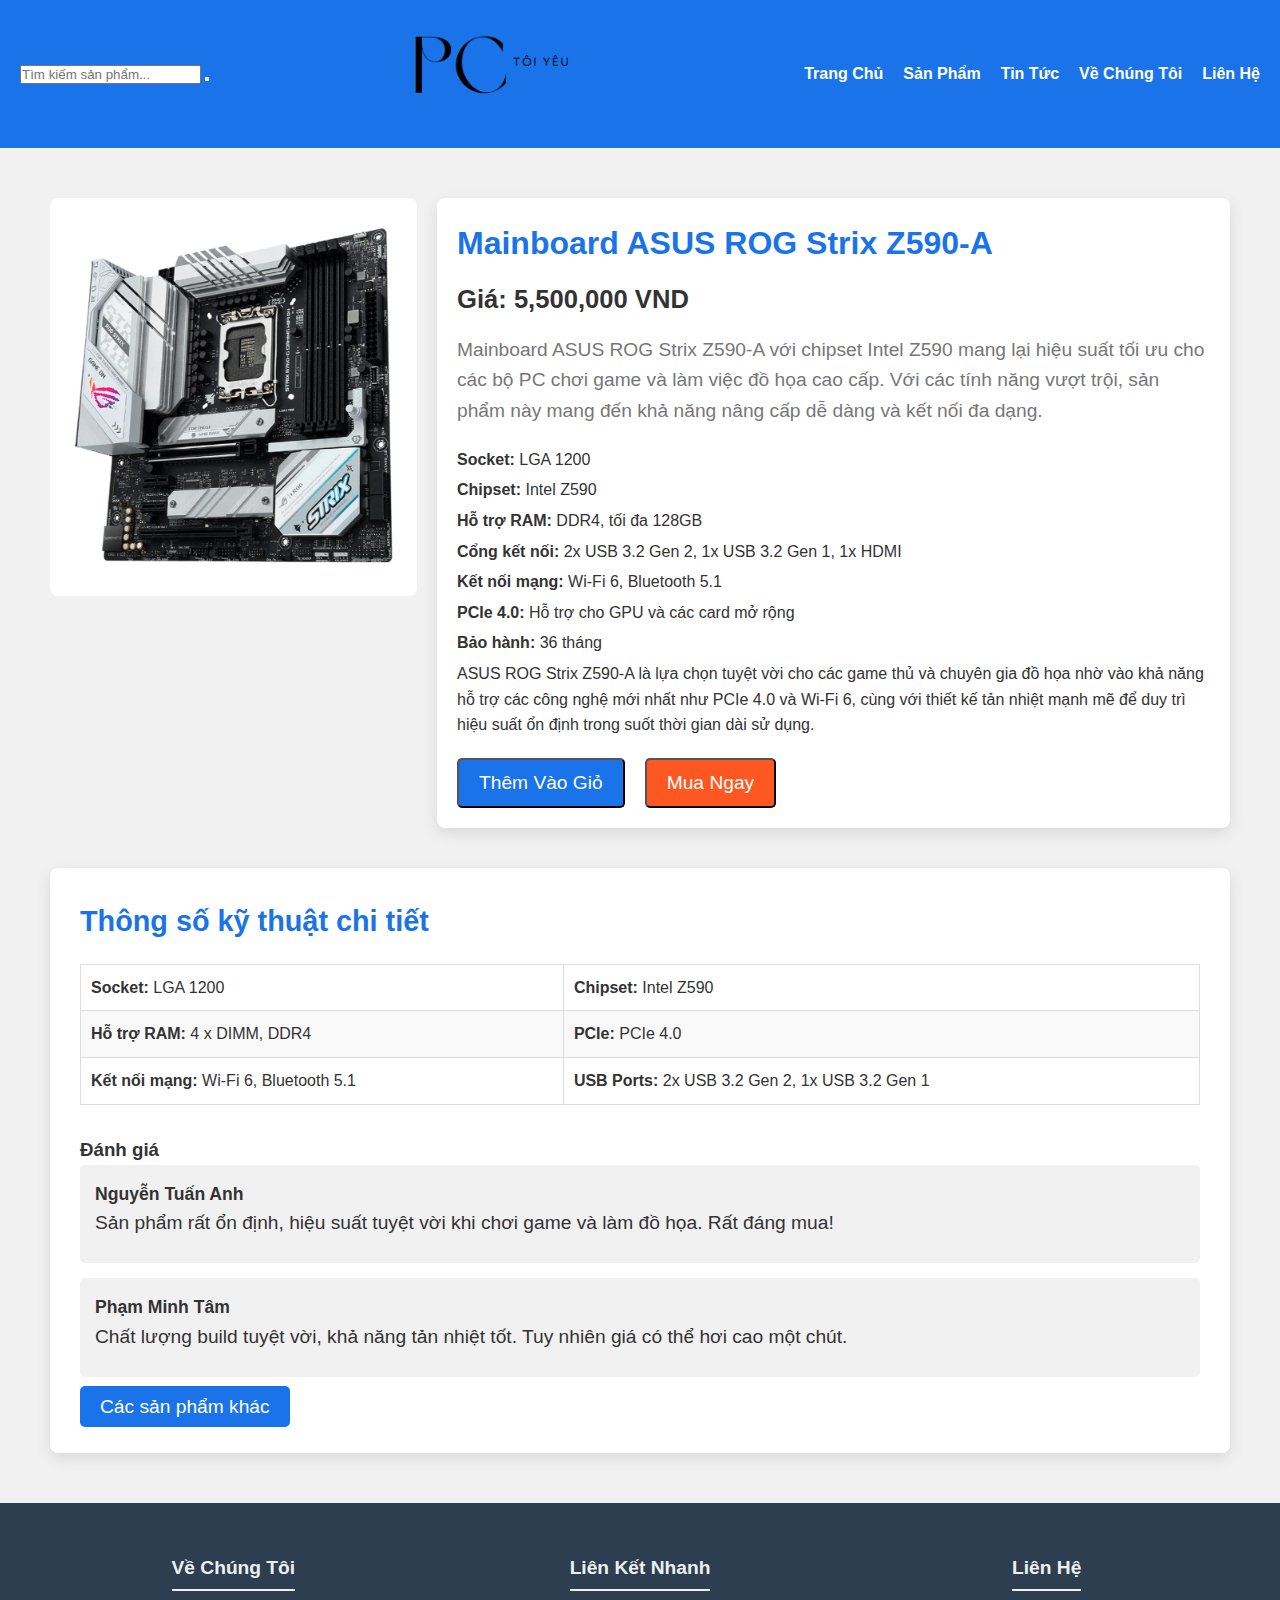
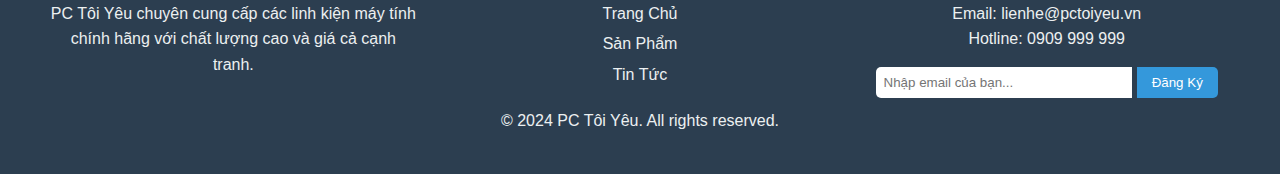
<file: mainboard.html>
<!DOCTYPE html>
<html lang="vi">
<head>
    <meta charset="UTF-8">
    <meta name="viewport" content="width=device-width, initial-scale=1.0">
    <meta name="description" content="Mua Card Đồ Họa RTX 3060 - Hiệu suất mạnh mẽ, lý tưởng cho chơi game và công việc nặng. Chính hãng tại PC Tôi Yêu.">
    <meta name="keywords" content="Card Đồ Họa RTX 3060">
    <meta name="author" content="PC Tôi Yêu">
    <title>Card Đồ Họa RTX 3060</title>
    <link rel="stylesheet" href="cpu.css"> <!-- Đường dẫn đến file CSS -->
</head>
<body>
    <!-- Header -->
    <header>
        <form class="search-form" action="search.html" method="GET">
            <input type="text" name="q" placeholder="Tìm kiếm sản phẩm...">
            <button type="submit"><i class="fas fa-search"></i></button>
        </form>
        
        <div class="logo">
            <a href="index.html"><img src="logo.png" alt="Logo PC Tôi Yêu"></a>
        </div>
        <nav>
            <ul>
                <li><a href="index.html">Trang Chủ</a></li>
                <li><a href="products.html">Sản Phẩm</a></li>
                <li><a href="blog.html">Tin Tức</a></li>
                <li><a href="about.html">Về Chúng Tôi</a></li>
                <li><a href="contact.html">Liên Hệ</a></li>
            </ul>
        </nav>
    </header>

    <!-- Product Detail Section -->
    <section class="product-detail">
        <div class="product-info">
            <!-- Product Image -->
            <div class="product-image">
                <img src="mainboard.png" alt="Mainboard ASUS ROG Strix">
            </div>
    
            <!-- Product Description -->
            <div class="product-description">
                <h1>Mainboard ASUS ROG Strix Z590-A</h1>
                <p class="price">Giá: 5,500,000 VND</p>
                <p class="short-description">Mainboard ASUS ROG Strix Z590-A với chipset Intel Z590 mang lại hiệu suất tối ưu cho các bộ PC chơi game và làm việc đồ họa cao cấp. Với các tính năng vượt trội, sản phẩm này mang đến khả năng nâng cấp dễ dàng và kết nối đa dạng.</p>
                <ul class="product-specs">
                    <li><strong>Socket:</strong> LGA 1200</li>
                    <li><strong>Chipset:</strong> Intel Z590</li>
                    <li><strong>Hỗ trợ RAM:</strong> DDR4, tối đa 128GB</li>
                    <li><strong>Cổng kết nối:</strong> 2x USB 3.2 Gen 2, 1x USB 3.2 Gen 1, 1x HDMI</li>
                    <li><strong>Kết nối mạng:</strong> Wi-Fi 6, Bluetooth 5.1</li>
                    <li><strong>PCIe 4.0:</strong> Hỗ trợ cho GPU và các card mở rộng</li>
                    <li><strong>Bảo hành:</strong> 36 tháng</li>
                </ul>
                <p class="description">
                    ASUS ROG Strix Z590-A là lựa chọn tuyệt vời cho các game thủ và chuyên gia đồ họa nhờ vào khả năng hỗ trợ các công nghệ mới nhất như PCIe 4.0 và Wi-Fi 6, cùng với thiết kế tản nhiệt mạnh mẽ để duy trì hiệu suất ổn định trong suốt thời gian dài sử dụng.
                </p>
                <div class="buttons">
                    <button class="btn add-to-cart">Thêm Vào Giỏ</button>
                    <button class="btn buy-now">Mua Ngay</button>
                </div>
            </div>
        </div>
    
        <!-- Product Details Extra -->
        <div class="product-details-extra">
            <h2>Thông số kỹ thuật chi tiết</h2>
            <table class="spec-table">
                <tr>
                    <td><strong>Socket:</strong> LGA 1200</td>
                    <td><strong>Chipset:</strong> Intel Z590</td>
                </tr>
                <tr>
                    <td><strong>Hỗ trợ RAM:</strong> 4 x DIMM, DDR4</td>
                    <td><strong>PCIe:</strong> PCIe 4.0</td>
                </tr>
                <tr>
                    <td><strong>Kết nối mạng:</strong> Wi-Fi 6, Bluetooth 5.1</td>
                    <td><strong>USB Ports:</strong> 2x USB 3.2 Gen 2, 1x USB 3.2 Gen 1</td>
                </tr>
            </table>
    
            <!-- Reviews Section -->
            <div class="reviews">
                <h3>Đánh giá</h3>
                <div class="review">
                    <strong>Nguyễn Tuấn Anh</strong>
                    <p>Sản phẩm rất ổn định, hiệu suất tuyệt vời khi chơi game và làm đồ họa. Rất đáng mua!</p>
                </div>
                <div class="review">
                    <strong>Phạm Minh Tâm</strong>
                    <p>Chất lượng build tuyệt vời, khả năng tản nhiệt tốt. Tuy nhiên giá có thể hơi cao một chút.</p>
                </div>
                <a href="products.html" class="btn">Các sản phẩm khác</a>
            </div>
        </div>
    </section>
    

    <!-- Footer -->
    <footer>
        <div class="footer-content">
            <div class="footer-about">
                <h3>Về Chúng Tôi</h3>
                <p>PC Tôi Yêu chuyên cung cấp các linh kiện máy tính chính hãng với chất lượng cao và giá cả cạnh tranh.</p>
            </div>
    
            <div class="footer-links">
                <h3>Liên Kết Nhanh</h3>
                <ul>
                    <li><a href="index.html">Trang Chủ</a></li>
                    <li><a href="products.html">Sản Phẩm</a></li>
                    <li><a href="blog.html">Tin Tức</a></li>
                </ul>
            </div>
    
            <div class="footer-contact">
                <h3>Liên Hệ</h3>
                <p>Email: lienhe@pctoiyeu.vn</p>
                <p>Hotline: 0909 999 999</p>
                <form class="newsletter-form" action="subscribe.html" method="POST">
                    <input type="email" placeholder="Nhập email của bạn..." required>
                    <button type="submit">Đăng Ký</button>
                </form>
            </div>
        </div>
        <p class="copyright">© 2024 PC Tôi Yêu. All rights reserved.</p>
    </footer>
</body>
</html>
</file>
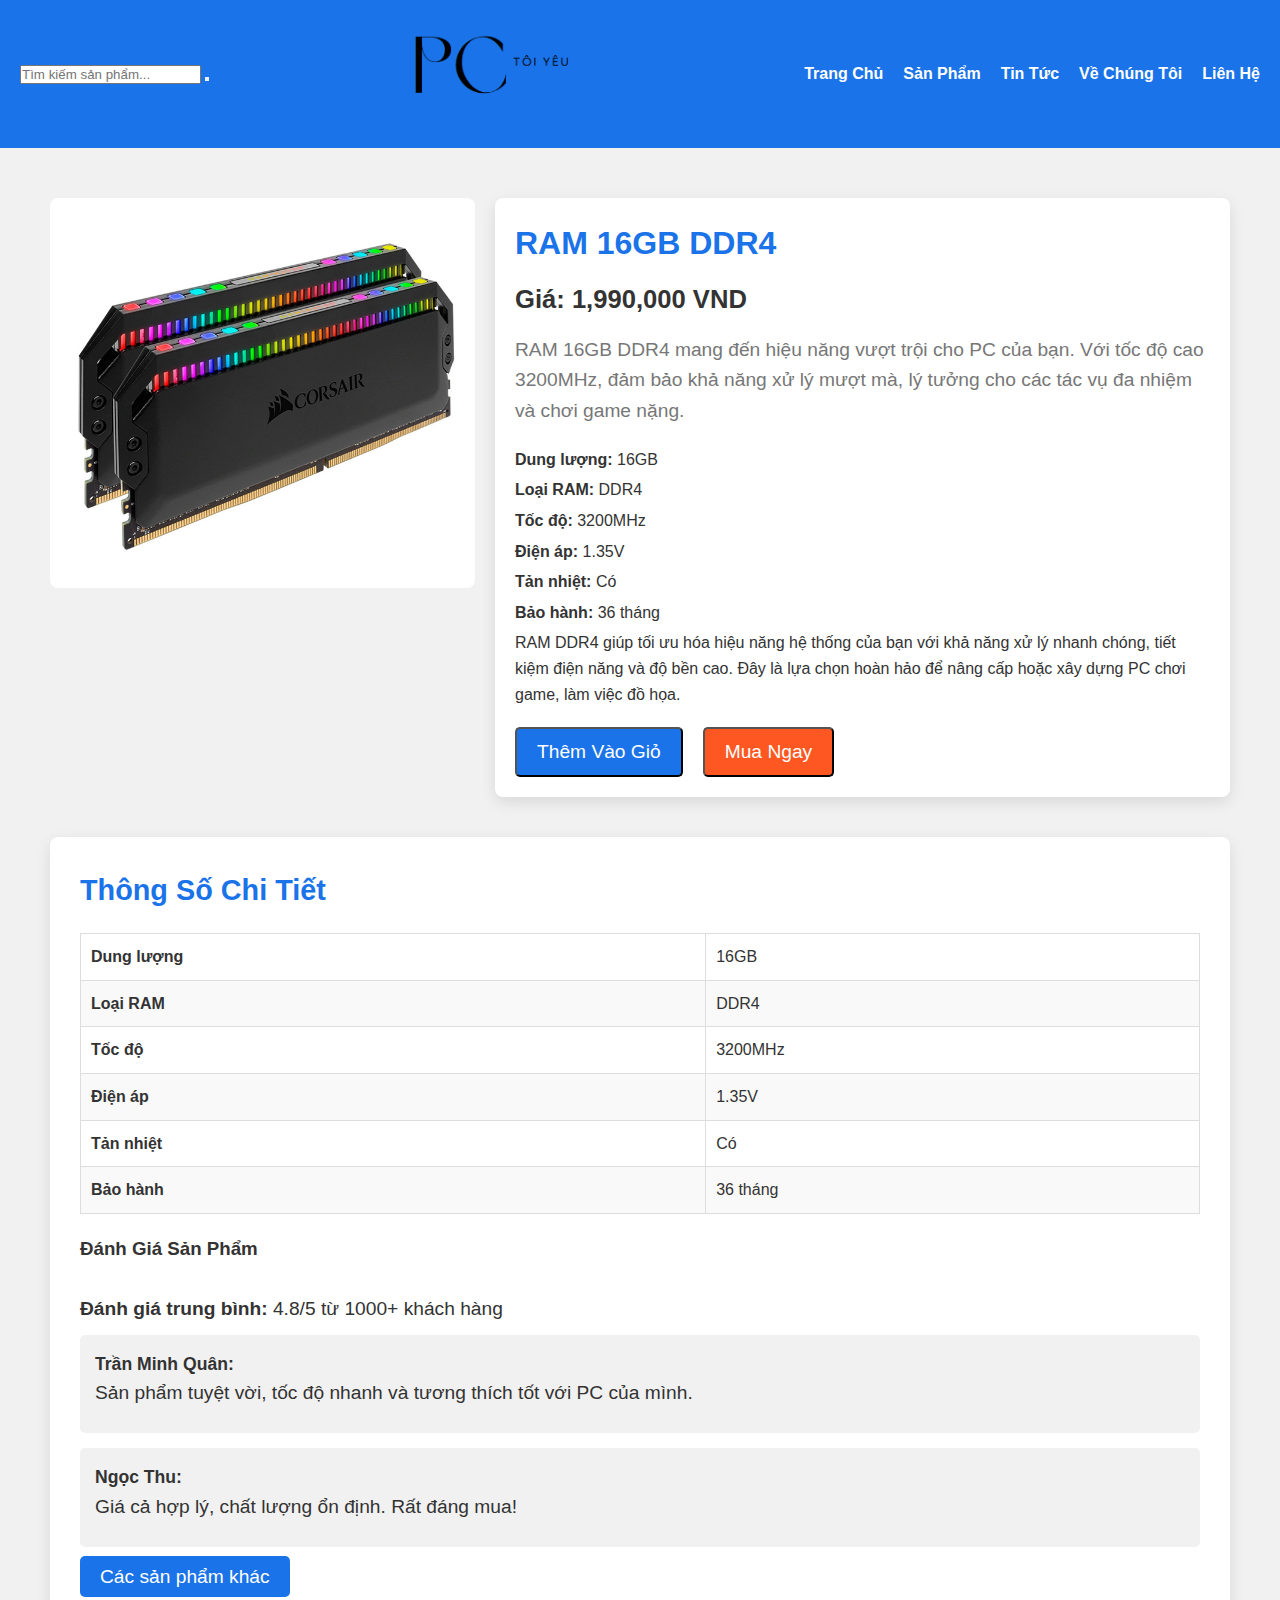
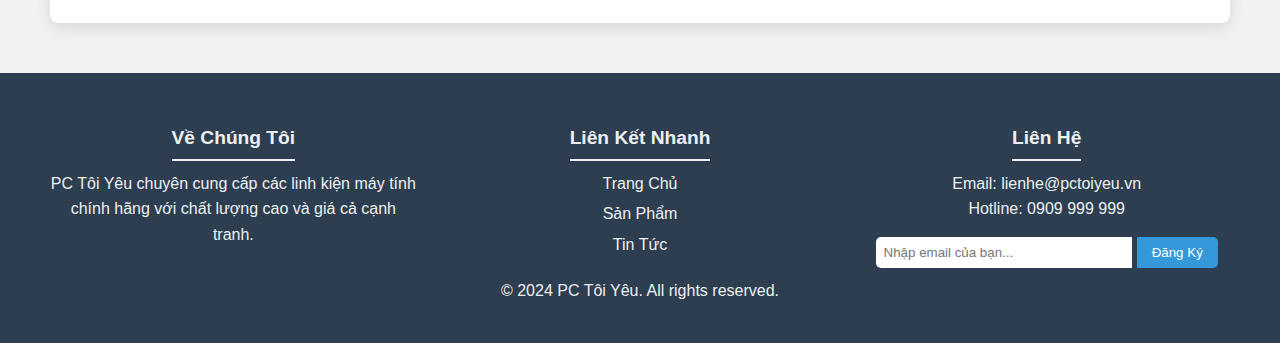
<file: ram.html>
<!DOCTYPE html>
<html lang="vi">
<head>
    <meta charset="UTF-8">
    <meta name="viewport" content="width=device-width, initial-scale=1.0">
    <meta name="description" content="Mua RAM 16GB DDR4- Hiệu suất mạnh mẽ, lý tưởng cho chơi game và công việc nặng. Chính hãng tại PC Tôi Yêu.">
    <meta name="keywords" content="RAM 16GB DDR4">
    <meta name="author" content="PC Tôi Yêu">
    <title>RAM 16GB DDR4</title>
    <link rel="stylesheet" href="ram.css"> <!-- Đường dẫn đến file CSS -->
</head>
<body>
    <!-- Header -->
    <header>
        <form class="search-form" action="search.html" method="GET">
            <input type="text" name="q" placeholder="Tìm kiếm sản phẩm...">
            <button type="submit"><i class="fas fa-search"></i></button>
        </form>
        
        <div class="logo">
            <a href="index.html"><img src="logo.png" alt="Logo PC Tôi Yêu"></a>
        </div>
        <nav>
            <ul>
                <li><a href="index.html">Trang Chủ</a></li>
                <li><a href="products.html">Sản Phẩm</a></li>
                <li><a href="blog.html">Tin Tức</a></li>
                <li><a href="about.html">Về Chúng Tôi</a></li>
                <li><a href="contact.html">Liên Hệ</a></li>
            </ul>
        </nav>
    </header>

    <!-- Product Detail Section -->
<section class="product-detail">
    <div class="product-info">
        <div class="product-image">
            <img src="ram.png" alt="RAM 16GB DDR4">
        </div>
        <div class="product-description">
            <h1>RAM 16GB DDR4</h1>
            <p class="price">Giá: 1,990,000 VND</p>
            <p class="short-description">RAM 16GB DDR4 mang đến hiệu năng vượt trội cho PC của bạn. Với tốc độ cao 3200MHz, 
            đảm bảo khả năng xử lý mượt mà, lý tưởng cho các tác vụ đa nhiệm và chơi game nặng.</p>
            <ul class="product-specs">
                <li><strong>Dung lượng:</strong> 16GB</li>
                <li><strong>Loại RAM:</strong> DDR4</li>
                <li><strong>Tốc độ:</strong> 3200MHz</li>
                <li><strong>Điện áp:</strong> 1.35V</li>
                <li><strong>Tản nhiệt:</strong> Có</li>
                <li><strong>Bảo hành:</strong> 36 tháng</li>
            </ul>
            <p class="description">
                RAM DDR4 giúp tối ưu hóa hiệu năng hệ thống của bạn với khả năng xử lý nhanh chóng, tiết kiệm điện năng và độ bền cao. 
                Đây là lựa chọn hoàn hảo để nâng cấp hoặc xây dựng PC chơi game, làm việc đồ họa.
            </p>
            <div class="buttons">
                <button class="btn add-to-cart">Thêm Vào Giỏ</button>
                <button class="btn buy-now">Mua Ngay</button>
            </div>
        </div>
    </div>

    <!-- Product Features & Reviews -->
    <section class="product-details-extra">
        <h2>Thông Số Chi Tiết</h2>
        <table class="spec-table">
            <tr>
                <td><strong>Dung lượng</strong></td>
                <td>16GB</td>
            </tr>
            <tr>
                <td><strong>Loại RAM</strong></td>
                <td>DDR4</td>
            </tr>
            <tr>
                <td><strong>Tốc độ</strong></td>
                <td>3200MHz</td>
            </tr>
            <tr>
                <td><strong>Điện áp</strong></td>
                <td>1.35V</td>
            </tr>
            <tr>
                <td><strong>Tản nhiệt</strong></td>
                <td>Có</td>
            </tr>
            <tr>
                <td><strong>Bảo hành</strong></td>
                <td>36 tháng</td>
            </tr>
        </table>

            <h3>Đánh Giá Sản Phẩm</h3>
            <div class="reviews">
                <p><strong>Đánh giá trung bình:</strong> 4.8/5 từ 1000+ khách hàng</p>
                <div class="review">
                    <p><strong>Trần Minh Quân:</strong> Sản phẩm tuyệt vời, tốc độ nhanh và tương thích tốt với PC của mình.</p>
                </div>
                <div class="review">
                    <p><strong>Ngọc Thu:</strong> Giá cả hợp lý, chất lượng ổn định. Rất đáng mua!</p>
                </div>
                <a href="products.html" class="btn">Các sản phẩm khác</a>
            </div>
        </section>
    </section>

    <!-- Footer -->
    <footer>
        <div class="footer-content">
            <div class="footer-about">
                <h3>Về Chúng Tôi</h3>
                <p>PC Tôi Yêu chuyên cung cấp các linh kiện máy tính chính hãng với chất lượng cao và giá cả cạnh tranh.</p>
            </div>
    
            <div class="footer-links">
                <h3>Liên Kết Nhanh</h3>
                <ul>
                    <li><a href="index.html">Trang Chủ</a></li>
                    <li><a href="products.html">Sản Phẩm</a></li>
                    <li><a href="blog.html">Tin Tức</a></li>
                </ul>
            </div>
    
            <div class="footer-contact">
                <h3>Liên Hệ</h3>
                <p>Email: lienhe@pctoiyeu.vn</p>
                <p>Hotline: 0909 999 999</p>
                <form class="newsletter-form" action="subscribe.html" method="POST">
                    <input type="email" placeholder="Nhập email của bạn..." required>
                    <button type="submit">Đăng Ký</button>
                </form>
            </div>
        </div>
        <p class="copyright">© 2024 PC Tôi Yêu. All rights reserved.</p>
    </footer>
</body>
</html>
</file>
<file: index.css>
/* Reset CSS cơ bản */
* {
    margin: 0;
    padding: 0;
    box-sizing: border-box;
    font-family: 'Arial', sans-serif;
}

body {
    line-height: 1.6;
    color: #333;
    background-color: #f9f9f9;
}

/* Header */
header {
    display: flex;
    justify-content: space-between;
    align-items: center;
    padding: 20px;
    background: #1a73e8;
    color: #fff;
}

header .logo img {
    max-height: 100px;
}

header nav ul {
    display: flex;
    list-style: none;
}

header nav ul li {
    margin-left: 20px;
}

header nav ul li a {
    text-decoration: none;
    color: #fff;
    font-weight: bold;
    transition: color 0.3s;
}

header nav ul li a:hover {
    color: #f9f9f9;
}


/* Banner */
.banner {
    position: relative;
    text-align: center;
    color: #4b2cd4;
}

.banner img {
    width: 100%;
    height: auto;
    display: block;
}

.banner-text {
    position: absolute;
    top: 50%;
    left: 50%;
    transform: translate(-50%, -50%);
    text-shadow: 0 2px 5px rgba(0, 0, 0, 0.7);
}

.banner-text h1 {
    font-size: 3rem;
    margin-bottom: 10px;
}

.banner-text p {
    font-size: 1.2rem;
    margin-bottom: 20px;
}

.banner-text .btn {
    background: #ff5722;
    color: #fff;
    padding: 10px 20px;
    text-decoration: none;
    font-weight: bold;
    border-radius: 5px;
    transition: background 0.3s;
}

.banner-text .btn:hover {
    background: #e64a19;
}

/* Featured Products */
.featured-products {
    padding: 50px;
    background: #fff;
    text-align: center;
}

.featured-products h2 {
    margin-bottom: 20px;
    font-size: 2.5rem;
    color: #1a73e8;
}

.product-grid {
    display: grid;
    grid-template-columns: repeat(auto-fit, minmax(300px, 1fr));
    gap: 20px;
}
.blog-grid {
    display: grid;
    grid-template-columns: repeat(auto-fit, minmax(300px, 1fr));
    gap: 20px;
}

.product-item img, .blog-post img {
    max-width: 100%;
    height: auto;
    border-radius: 8px;
}


.product-item:hover {
    transform: scale(1.05);
    box-shadow: 0 5px 15px rgba(0, 0, 0, 0.2);
}

.product-item img {
    max-width: 100%;
    border-radius: 8px;
    margin-bottom: 15px;
}

.product-item h3 {
    font-size: 1.5rem;
    margin-bottom: 10px;
    color: #333;
}

.product-item p {
    font-size: 1.2rem;
    margin-bottom: 15px;
    color: #ff5722;
}

.product-item .btn {
    background: #1a73e8;
    color: #fff;
    padding: 10px 15px;
    text-decoration: none;
    border-radius: 5px;
    transition: background 0.3s;
}
.product-item .btn:hover {
    background: #0049b7;
}
.blog-grid .btn {
    background: #1a73e8;
    color: #fff;
    padding: 10px 15px;
    text-decoration: none;
    border-radius: 5px;
    transition: background 0.3s;
}
.blog-grid .btn:hover {
    background: #0049b7;
}

/* Blog Section */
.blog {
    padding: 50px;
    background: #f1f1f1;
    text-align: center;
}

.blog h2 {
    margin-bottom: 20px;
    font-size: 2.5rem;
    color: #1a73e8;
}

.blog-grid {
    display: flex;
    gap: 20px;
    justify-content: center;
}

.blog-post {
    background: #fff;
    border: 1px solid #ddd;
    border-radius: 8px;
    padding: 15px;
    max-width: 300px;
    transition: transform 0.3s, box-shadow 0.3s;
    word-wrap: break-word; /* Đảm bảo văn bản không bị vượt ra ngoài */
    word-break: break-word; /* Giúp các từ dài không bị tràn ra ngoài */
}

.blog-post:hover {
    transform: scale(1.05);
    box-shadow: 0 5px 15px rgba(0, 0, 0, 0.2);
}

.blog-post img {
    max-width: 100%;
    border-radius: 8px;
    margin-bottom: 15px;
}

.blog-post h3 {
    font-size: 1.5rem;
    margin-bottom: 10px;
}

.blog-post p {
    font-size: 1rem;
    color: #666;
    line-height: 1.5;
}

.blog-post a {
    color: #1a73e8;
    text-decoration: none;
}

.blog-post a:hover {
    text-decoration: underline;
}

/* Footer tổng thể */
footer {
    background-color: #2c3e50; /* Màu nền đậm hơn để tạo sự tương phản */
    color: #ecf0f1; /* Màu chữ sáng */
    padding: 40px 20px;
    text-align: center;
}

footer .footer-content {
    display: flex;
    flex-wrap: wrap; /* Tự điều chỉnh trên màn hình nhỏ */
    justify-content: space-between; /* Khoảng cách đều giữa các phần */
    gap: 20px;
    max-width: 1200px;
    margin: 0 auto;
}

footer .footer-about,
footer .footer-links,
footer .footer-contact {
    flex: 1 1 300px; /* Đảm bảo các phần cân đối */
    padding: 10px;
}

footer h3 {
    font-size: 1.2rem;
    margin-bottom: 10px;
    border-bottom: 2px solid #ecf0f1;
    display: inline-block;
    padding-bottom: 5px;
}

footer p,
footer ul {
    font-size: 0.9rem;
    line-height: 1.6;
    margin: 0;
    padding: 0;
}

footer ul {
    list-style: none;
}

footer ul li {
    margin-bottom: 5px;
}

footer ul li a {
    color: #ecf0f1;
    text-decoration: none;
    transition: color 0.3s ease;
}

footer ul li a:hover {
    color: #3498db;
}

/* Liên kết trong footer */
footer .footer-contact p {
    margin: 5px 0;
}

/* Dòng bản quyền */
footer .copyright {
    margin-top: 20px;
    font-size: 0.8rem;
    color: #bdc3c7;
    border-top: 1px solid #7f8c8d;
    padding-top: 10px;
}

/* Form đăng ký nhận tin */
footer .newsletter-form {
    margin-top: 15px;
}

footer .newsletter-form input {
    width: 70%;
    padding: 8px;
    border: none;
    border-radius: 5px 0 0 5px;
    outline: none;
}

footer .newsletter-form button {
    padding: 8px 15px;
    background-color: #3498db;
    color: #fff;
    border: none;
    border-radius: 0 5px 5px 0;
    cursor: pointer;
    transition: background-color 0.3s ease;
}

footer .newsletter-form button:hover {
    background-color: #2980b9;
}

/* Media Queries */
@media (max-width: 768px) {
    header {
        flex-direction: column;
        text-align: center;
    }
    .blog-grid {
        display: grid;
        grid-template-columns: 1fr 1fr; /* Chuyển sang dạng lưới 2 cột khi màn hình nhỏ */
    }

    .blog-post {
        max-width: 100%; /* Cho phép các bài viết chiếm toàn bộ chiều rộng */
    }

    .blog-post h3 {
        font-size: 1.2rem; /* Điều chỉnh font size của tiêu đề */
    }

    .blog-post p {
        font-size: 0.9rem; /* Giảm kích thước font của đoạn văn */
    }
}

@media (max-width: 480px) {
    .blog-grid {
        grid-template-columns: 1fr; /* Một cột trên các thiết bị nhỏ hơn */
    }

    .blog-post {
        max-width: 100%; /* Giảm chiều rộng tối đa của bài viết */
    }

    .blog-post h3 {
        font-size: 1.1rem
    } }
</file>
<file: blog1.css>
/* Reset CSS cơ bản */
* {
    margin: 0;
    padding: 0;
    box-sizing: border-box;
    font-family: 'Arial', sans-serif;
}

body {
    line-height: 1.6;
    color: #333;
    background-color: #f9f9f9;
}

/* Header */
header {
    display: flex;
    justify-content: space-between;
    align-items: center;
    padding: 20px;
    background: #1a73e8;
    color: #fff;
}

header .logo img {
    max-height: 100px;
}

header nav ul {
    display: flex;
    list-style: none;
}

header nav ul li {
    margin-left: 20px;
}

header nav ul li a {
    text-decoration: none;
    color: #fff;
    font-weight: bold;
    transition: color 0.3s;
}

header nav ul li a:hover {
    color: #f9f9f9;
}

/* Main Content */
main {
    padding: 20px;
}

/* Post Detail */
.post-detail {
    background-color: #fff;
    padding: 30px;
    box-shadow: 0 2px 5px rgba(0, 0, 0, 0.1);
    margin-top: 20px;
}

.post-header h1 {
    font-size: 2rem;
    margin-bottom: 10px;
}

.post-meta {
    font-size: 1rem;
    color: #777;
}

.post-content h2 {
    font-size: 1.5rem;
    margin-top: 20px;
    color: #1a73e8;
}

.post-content p {
    font-size: 1.1rem;
    margin-top: 10px;
    line-height: 1.8;
}

ul {
    margin-top: 10px;
}

ul li {
    font-size: 1.1rem;
    margin-bottom: 8px;
}

/* Điều chỉnh kích thước ảnh trong bài viết */
.post-image {
    width: 80%;  /* Giảm kích thước ảnh, chiếm 80% chiều rộng */
    max-width: 600px; /* Đảm bảo ảnh không vượt quá 600px */
    margin: 20px 0; /* Tạo khoảng cách trên và dưới ảnh */
    display: block; /* Đảm bảo ảnh được căn giữa */
    border-radius: 8px;
    object-fit: contain; /* Đảm bảo ảnh không bị biến dạng */
}

/* Footer tổng thể */
footer {
    background-color: #2c3e50;
    color: #ecf0f1;
    padding: 40px 20px;
    text-align: center;
}

footer .footer-content {
    display: flex;
    flex-wrap: wrap;
    justify-content: space-between;
    gap: 20px;
    max-width: 1200px;
    margin: 0 auto;
}

footer .footer-about,
footer .footer-links,
footer .footer-contact {
    flex: 1 1 300px;
    padding: 10px;
}

footer h3 {
    font-size: 1.2rem;
    margin-bottom: 10px;
    border-bottom: 2px solid #ecf0f1;
    display: inline-block;
    padding-bottom: 5px;
}

footer p,
footer ul {
    font-size: 0.9rem;
    line-height: 1.6;
    margin: 0;
    padding: 0;
}

footer ul {
    list-style: none;
}

footer ul li {
    margin-bottom: 5px;
}

footer ul li a {
    color: #ecf0f1;
    text-decoration: none;
    transition: color 0.3s ease;
}

footer ul li a:hover {
    color: #3498db;
}

footer .footer-contact p {
    margin: 5px 0;
}

/* Dòng bản quyền */
footer .copyright {
    margin-top: 20px;
    font-size: 0.8rem;
    color: #bdc3c7;
    border-top: 1px solid #7f8c8d;
    padding-top: 10px;
}

/* Form đăng ký nhận tin */
footer .newsletter-form {
    margin-top: 15px;
}

footer .newsletter-form input {
    width: 70%;
    padding: 8px;
    border: none;
    border-radius: 5px 0 0 5px;
    outline: none;
}

footer .newsletter-form button {
    padding: 8px 15px;
    background-color: #3498db;
    color: #fff;
    border: none;
    border-radius: 0 5px 5px 0;
    cursor: pointer;
    transition: background-color 0.3s ease;
}

footer .newsletter-form button:hover {
    background-color: #2980b9;
}
/* Style cho nút button */
.btn {
    background-color: #1a73e8; /* Màu nền xanh dương */
    color: #fff; /* Màu chữ trắng */
    padding: 12px 20px; /* Khoảng cách bên trong nút */
    text-decoration: none; /* Xóa gạch chân */
    font-size: 1rem; /* Kích thước chữ */
    font-weight: bold; /* Chữ đậm */
    border-radius: 5px; /* Bo góc nút */
    transition: background-color 0.3s ease, transform 0.3s ease; /* Hiệu ứng khi hover */
    display: inline-block; /* Đảm bảo nút không chiếm toàn bộ chiều rộng */
    text-align: center; /* Căn giữa chữ trong nút */
    cursor: pointer; /* Hiển thị con trỏ khi hover */
}

.btn:hover {
    background-color: #0049b7; /* Màu nền thay đổi khi hover */
    transform: scale(1.05); /* Phóng to nút một chút khi hover */
}

/* Responsive */
@media (max-width: 480px) {
    header {
        flex-direction: column;
        text-align: center;
    }
    .product-item h3 {
        font-size: 1.2rem;
    }
    .product-item p {
        font-size: 1rem;
    }
    .post-detail {
        padding: 15px;
    }
    .post-header h1 {
        font-size: 1.6rem;
    }
    .post-content h2 {
        font-size: 1.3rem;
    }
    .post-image {
        width: 100%; /* Đảm bảo ảnh chiếm toàn bộ chiều rộng trên thiết bị di động */
        max-width: 100%; /* Hình ảnh sẽ tự động co lại theo kích thước màn hình */
    }
}
</file>
<file: blog2.css>
/* Reset CSS cơ bản */
* {
    margin: 0;
    padding: 0;
    box-sizing: border-box;
    font-family: 'Arial', sans-serif;
}

body {
    line-height: 1.6;
    color: #333;
    background-color: #f9f9f9;
}

/* Header */
header {
    display: flex;
    justify-content: space-between;
    align-items: center;
    padding: 20px;
    background: #1a73e8;
    color: #fff;
}

header .logo img {
    max-height: 100px;
}

header nav ul {
    display: flex;
    list-style: none;
}

header nav ul li {
    margin-left: 20px;
}

header nav ul li a {
    text-decoration: none;
    color: #fff;
    font-weight: bold;
    transition: color 0.3s;
}

header nav ul li a:hover {
    color: #f9f9f9;
}

/* Main Content */
main {
    padding: 20px;
}

/* So Sánh Card Đồ Họa */
.comparison-section {
    background-color: #fff;
    padding: 30px;
    box-shadow: 0 2px 5px rgba(0, 0, 0, 0.1);
    margin-top: 20px;
}

.comparison-section h1 {
    font-size: 2rem;
    margin-bottom: 10px;
    color: #1a73e8;
}

.comparison-section p {
    font-size: 1.1rem;
    margin-top: 10px;
    line-height: 1.8;
}

/* Bảng so sánh */
.comparison-table {
    width: 100%;
    margin-top: 20px;
    border-collapse: collapse;
    font-size: 1rem;
}

.comparison-table th, .comparison-table td {
    padding: 12px;
    border: 1px solid #ddd;
    text-align: center;
}

.comparison-table th {
    background-color: #1a73e8;
    color: #fff;
}

.comparison-table td {
    background-color: #f4f4f4;
}

/* Phân tích hiệu suất */
.performance {
    margin-top: 30px;
}

.performance h2 {
    font-size: 1.5rem;
    color: #1a73e8;
}

.performance p {
    font-size: 1.1rem;
    margin-top: 10px;
    line-height: 1.8;
}

/* Giá trị và kết luận */
.pricing,
.summary {
    margin-top: 30px;
}

.pricing h2,
.summary h2 {
    font-size: 1.5rem;
    color: #1a73e8;
}

.pricing p,
.summary p {
    font-size: 1.1rem;
    margin-top: 10px;
    line-height: 1.8;
}

/* Button Khám Phá Sản Phẩm */
.btn {
    background-color: #1a73e8;
    color: #fff;
    padding: 12px 20px;
    text-decoration: none;
    font-size: 1rem;
    font-weight: bold;
    border-radius: 5px;
    transition: background-color 0.3s ease, transform 0.3s ease;
    display: inline-block;
    text-align: center;
    cursor: pointer;
    margin-top: 20px;
}

.btn:hover {
    background-color: #0049b7;
    transform: scale(1.05);
}

/* Footer tổng thể */
footer {
    background-color: #2c3e50;
    color: #ecf0f1;
    padding: 40px 20px;
    text-align: center;
}

footer .footer-content {
    display: flex;
    flex-wrap: wrap;
    justify-content: space-between;
    gap: 20px;
    max-width: 1200px;
    margin: 0 auto;
}

footer .footer-about,
footer .footer-links,
footer .footer-contact {
    flex: 1 1 300px;
    padding: 10px;
}

footer h3 {
    font-size: 1.2rem;
    margin-bottom: 10px;
    border-bottom: 2px solid #ecf0f1;
    display: inline-block;
    padding-bottom: 5px;
}

footer p,
footer ul {
    font-size: 0.9rem;
    line-height: 1.6;
    margin: 0;
    padding: 0;
}

footer ul {
    list-style: none;
}

footer ul li {
    margin-bottom: 5px;
}

footer ul li a {
    color: #ecf0f1;
    text-decoration: none;
    transition: color 0.3s ease;
}

footer ul li a:hover {
    color: #3498db;
}

footer .footer-contact p {
    margin: 5px 0;
}

/* Dòng bản quyền */
footer .copyright {
    margin-top: 20px;
    font-size: 0.8rem;
    color: #bdc3c7;
    border-top: 1px solid #7f8c8d;
    padding-top: 10px;
}

/* Form đăng ký nhận tin */
footer .newsletter-form {
    margin-top: 15px;
}

footer .newsletter-form input {
    width: 70%;
    padding: 8px;
    border: none;
    border-radius: 5px 0 0 5px;
    outline: none;
}

footer .newsletter-form button {
    padding: 8px 15px;
    background-color: #3498db;
    color: #fff;
    border: none;
    border-radius: 0 5px 5px 0;
    cursor: pointer;
    transition: background-color 0.3s ease;
}

footer .newsletter-form button:hover {
    background-color: #2980b9;
}

/* Responsive */
@media (max-width: 480px) {
    header {
        flex-direction: column;
        text-align: center;
    }
    .post-detail {
        padding: 15px;
    }
    .comparison-section h1 {
        font-size: 1.6rem;
    }
    .comparison-section p {
        font-size: 1rem;
    }
    .comparison-table th, .comparison-table td {
        font-size: 0.9rem;
        padding: 10px;
    }
    .post-image {
        width: 100%;
        max-width: 100%;
    }
}
</file>
<file: blog3.css>
/* Reset CSS cơ bản */
* {
    margin: 0;
    padding: 0;
    box-sizing: border-box;
    font-family: 'Arial', sans-serif;
}

body {
    line-height: 1.6;
    color: #333;
    background-color: #f9f9f9;
}

/* Header */
header {
    display: flex;
    justify-content: space-between;
    align-items: center;
    padding: 20px;
    background: #1a73e8;
    color: #fff;
}

header .logo img {
    max-height: 100px;
}

header nav ul {
    display: flex;
    list-style: none;
}

header nav ul li {
    margin-left: 20px;
}

header nav ul li a {
    text-decoration: none;
    color: #fff;
    font-weight: bold;
    transition: color 0.3s;
}

header nav ul li a:hover {
    color: #f9f9f9;
}

/* Main Content */
main {
    padding: 20px;
}

/* So Sánh Card Đồ Họa */
.comparison-section {
    background-color: #fff;
    padding: 30px;
    box-shadow: 0 2px 5px rgba(0, 0, 0, 0.1);
    margin-top: 20px;
}

.comparison-section h1 {
    font-size: 2rem;
    margin-bottom: 10px;
    color: #1a73e8;
}

.comparison-section p {
    font-size: 1.1rem;
    margin-top: 10px;
    line-height: 1.8;
}

/* Bảng so sánh */
.comparison-table {
    width: 100%;
    margin-top: 20px;
    border-collapse: collapse;
    font-size: 1rem;
}

.comparison-table th, .comparison-table td {
    padding: 12px;
    border: 1px solid #ddd;
    text-align: center;
}

.comparison-table th {
    background-color: #1a73e8;
    color: #fff;
}

.comparison-table td {
    background-color: #f4f4f4;
}

/* Phân tích hiệu suất */
.performance {
    margin-top: 30px;
}

.performance h2 {
    font-size: 1.5rem;
    color: #1a73e8;
}

.performance p {
    font-size: 1.1rem;
    margin-top: 10px;
    line-height: 1.8;
}

/* Giá trị và kết luận */
.pricing,
.summary {
    margin-top: 30px;
}

.pricing h2,
.summary h2 {
    font-size: 1.5rem;
    color: #1a73e8;
}

.pricing p,
.summary p {
    font-size: 1.1rem;
    margin-top: 10px;
    line-height: 1.8;
}

/* Button Khám Phá Sản Phẩm */
.btn {
    background-color: #1a73e8;
    color: #fff;
    padding: 12px 20px;
    text-decoration: none;
    font-size: 1rem;
    font-weight: bold;
    border-radius: 5px;
    transition: background-color 0.3s ease, transform 0.3s ease;
    display: inline-block;
    text-align: center;
    cursor: pointer;
    margin-top: 20px;
}

.btn:hover {
    background-color: #0049b7;
    transform: scale(1.05);
}

/* Footer tổng thể */
footer {
    background-color: #2c3e50;
    color: #ecf0f1;
    padding: 40px 20px;
    text-align: center;
}

footer .footer-content {
    display: flex;
    flex-wrap: wrap;
    justify-content: space-between;
    gap: 20px;
    max-width: 1200px;
    margin: 0 auto;
}

footer .footer-about,
footer .footer-links,
footer .footer-contact {
    flex: 1 1 300px;
    padding: 10px;
}

footer h3 {
    font-size: 1.2rem;
    margin-bottom: 10px;
    border-bottom: 2px solid #ecf0f1;
    display: inline-block;
    padding-bottom: 5px;
}

footer p,
footer ul {
    font-size: 0.9rem;
    line-height: 1.6;
    margin: 0;
    padding: 0;
}

footer ul {
    list-style: none;
}

footer ul li {
    margin-bottom: 5px;
}

footer ul li a {
    color: #ecf0f1;
    text-decoration: none;
    transition: color 0.3s ease;
}

footer ul li a:hover {
    color: #3498db;
}

footer .footer-contact p {
    margin: 5px 0;
}

/* Dòng bản quyền */
footer .copyright {
    margin-top: 20px;
    font-size: 0.8rem;
    color: #bdc3c7;
    border-top: 1px solid #7f8c8d;
    padding-top: 10px;
}

/* Form đăng ký nhận tin */
footer .newsletter-form {
    margin-top: 15px;
}

footer .newsletter-form input {
    width: 70%;
    padding: 8px;
    border: none;
    border-radius: 5px 0 0 5px;
    outline: none;
}

footer .newsletter-form button {
    padding: 8px 15px;
    background-color: #3498db;
    color: #fff;
    border: none;
    border-radius: 0 5px 5px 0;
    cursor: pointer;
    transition: background-color 0.3s ease;
}

footer .newsletter-form button:hover {
    background-color: #2980b9;
}

/* Chỉnh sửa kích thước ảnh trong bài viết */
.post-image {
    width: 100%;  /* Đảm bảo ảnh chiếm toàn bộ chiều rộng của container */
    max-width: 600px; /* Giới hạn kích thước tối đa của ảnh */
    height: auto; /* Tự động điều chỉnh chiều cao theo tỷ lệ */
    margin: 20px 0; /* Tạo khoảng cách trên và dưới ảnh */
    display: block; /* Đảm bảo ảnh được căn giữa */
    border-radius: 8px;
    object-fit: contain; /* Đảm bảo ảnh không bị biến dạng */
}

/* Responsive */
@media (max-width: 480px) {
    header {
        flex-direction: column;
        text-align: center;
    }
    .comparison-section h1 {
        font-size: 1.6rem;
    }
    .comparison-section p {
        font-size: 1rem;
    }
    .comparison-table th, .comparison-table td {
        font-size: 0.9rem;
        padding: 10px;
    }
    .post-image {
        width: 90%; /* Giảm kích thước ảnh ở màn hình di động nhưng không quá nhỏ */
        max-width: 90%; /* Hình ảnh sẽ tự động co lại */
    }
}
</file>
<file: cpu.css>
/* Reset CSS cơ bản */
* {
    margin: 0;
    padding: 0;
    box-sizing: border-box;
    font-family: 'Arial', sans-serif;
}

body {
    line-height: 1.6;
    color: #333;
    background-color: #f9f9f9;
}

/* Header */
header {
    display: flex;
    justify-content: space-between;
    align-items: center;
    padding: 20px;
    background: #1a73e8;
    color: #fff;
}

header .logo img {
    max-height: 100px;
}

header nav ul {
    display: flex;
    list-style: none;
}

header nav ul li {
    margin-left: 20px;
}

header nav ul li a {
    text-decoration: none;
    color: #fff;
    font-weight: bold;
    transition: color 0.3s;
}

header nav ul li a:hover {
    color: #f9f9f9;
}
/* Product Detail Section */
.product-detail {
    padding: 50px;
    background: #f1f1f1;
}

.product-info {
    display: flex;
    gap: 20px;
    flex-wrap: wrap; /* Cho phép nội dung tự động xuống dòng */
    margin-bottom: 40px;
}

.product-image img {
    max-width: 100%;
    border-radius: 8px;
    max-height: 400px;
    object-fit: cover; /* Đảm bảo hình ảnh không bị méo */
}

.product-description {
    flex: 1 1 300px; /* Đảm bảo mô tả có độ rộng tối thiểu */
    background-color: #fff;
    padding: 20px;
    border-radius: 8px;
    box-shadow: 0 5px 15px rgba(0, 0, 0, 0.1);
}

.product-description h1 {
    font-size: 2rem;
    color: #1a73e8;
}

.product-description .price {
    font-size: 1.6rem;
    font-weight: bold;
    margin: 10px 0;
}

.product-description .short-description {
    font-size: 1.2rem;
    margin: 15px 0;
    color: #777;
}

.product-description .product-specs {
    list-style: none;
    margin-top: 20px;
    padding-left: 0;
}

.product-description .product-specs li {
    font-size: 1rem;
    margin: 5px 0;
}

.product-description .buttons {
    margin-top: 20px;
    display: flex;
    flex-wrap: wrap; /* Cho phép nút xuống dòng nếu cần */
    gap: 10px;
}

.product-description .btn {
    background: #1a73e8;
    color: #fff;
    padding: 12px 20px;
    border-radius: 5px;
    text-decoration: none;
    font-size: 1.2rem;
    transition: background 0.3s;
    margin-right: 10px;
    text-align: center; /* Căn giữa chữ trên nút */
}

.product-description .btn:hover {
    background: #0049b7;
}

.product-description .buy-now {
    background: #ff5722;
}

.product-description .buy-now:hover {
    background: #e64a19;
}

/* Product Details Extra */
.product-details-extra {
    background-color: #fff;
    padding: 30px;
    border-radius: 8px;
    box-shadow: 0 5px 15px rgba(0, 0, 0, 0.1);
    margin-top: 40px;
}

.product-details-extra h2 {
    font-size: 1.8rem;
    margin-bottom: 20px;
    color: #1a73e8;
}

.spec-table {
    width: 100%;
    border-collapse: collapse;
    margin-bottom: 20px;
}

.spec-table td {
    padding: 10px;
    border: 1px solid #ddd;
    font-size: 1rem;
}

.spec-table tr:nth-child(even) {
    background-color: #f9f9f9;
}

.reviews {
    margin-top: 30px;
}

.reviews p {
    font-size: 1.2rem;
    margin-bottom: 10px;
}

.reviews .review {
    background-color: #f1f1f1;
    padding: 15px;
    border-radius: 5px;
    margin-bottom: 15px;
}

.reviews .review strong {
    display: block;
    font-size: 1.1rem;
    color: #333;
}

.reviews .btn {
    background: #1a73e8;
    color: #fff;
    padding: 10px 20px;
    border-radius: 5px;
    text-decoration: none;
    font-size: 1.2rem;
    transition: background 0.3s;
}

.reviews .btn:hover {
    background: #0049b7;
}

/* Footer */
footer {
    background-color: #2c3e50;
    color: #ecf0f1;
    padding: 40px 20px;
    text-align: center;
}

footer .footer-content {
    display: flex;
    flex-wrap: wrap;
    justify-content: space-between;
    gap: 20px;
    max-width: 1200px;
    margin: 0 auto;
}

footer .footer-about,
footer .footer-links,
footer .footer-contact {
    flex: 1 1 300px;
    padding: 10px;
}

footer h3 {
    font-size: 1.2rem;
    margin-bottom: 10px;
    border-bottom: 2px solid #ecf0f1;
    display: inline-block;
    padding-bottom: 5px;
}

footer ul {
    list-style: none;
    margin: 0;
    padding: 0;
}

footer ul li {
    margin-bottom: 5px;
}

footer ul li a {
    color: #ecf0f1;
    text-decoration: none;
    transition: color 0.3s ease;
}

footer ul li a:hover {
    color: #3498db;
}

footer .newsletter-form {
    margin-top: 15px;
}

footer .newsletter-form input {
    width: 70%;
    padding: 8px;
    border: none;
    border-radius: 5px 0 0 5px;
    outline: none;
}

footer .newsletter-form button {
    padding: 8px 15px;
    background-color: #3498db;
    color: #fff;
    border: none;
    border-radius: 0 5px 5px 0;
    cursor: pointer;
    transition: background-color 0.3s ease;
}

footer .newsletter-form button:hover {
    background-color: #2980b9;
}

/* Responsive */


@media (max-width: 480px) {
    header {
        flex-direction: column; /* Chuyển logo và menu về dạng cột */
        text-align: center;
    }

    .product-description h1 {
        font-size: 1.5rem;
    }

    .buttons .btn {
        font-size: 1rem;
        padding: 10px;
    }
}
</file>
<file: gpu.css>
/* Reset CSS cơ bản */
* {
    margin: 0;
    padding: 0;
    box-sizing: border-box;
    font-family: 'Arial', sans-serif;
}

body {
    line-height: 1.6;
    color: #333;
    background-color: #f9f9f9;
}

/* Header */
header {
    display: flex;
    justify-content: space-between;
    align-items: center;
    padding: 20px;
    background: #1a73e8;
    color: #fff;
}

header .logo img {
    max-height: 100px;
}

header nav ul {
    display: flex;
    list-style: none;
}

header nav ul li {
    margin-left: 20px;
}

header nav ul li a {
    text-decoration: none;
    color: #fff;
    font-weight: bold;
    transition: color 0.3s;
}

header nav ul li a:hover {
    color: #f9f9f9;
}
/* Product Detail Section */
.product-detail {
    padding: 50px;
    background: #f1f1f1;
}

.product-info {
    display: flex;
    gap: 20px;
    flex-wrap: wrap; /* Cho phép nội dung tự động xuống dòng */
    margin-bottom: 40px;
}

.product-image img {
    max-width: 100%;
    border-radius: 8px;
    max-height: 400px;
    object-fit: cover; /* Đảm bảo hình ảnh không bị méo */
}

.product-description {
    flex: 1 1 300px; /* Đảm bảo mô tả có độ rộng tối thiểu */
    background-color: #fff;
    padding: 20px;
    border-radius: 8px;
    box-shadow: 0 5px 15px rgba(0, 0, 0, 0.1);
}

.product-description h1 {
    font-size: 2rem;
    color: #1a73e8;
}

.product-description .price {
    font-size: 1.6rem;
    font-weight: bold;
    margin: 10px 0;
}

.product-description .short-description {
    font-size: 1.2rem;
    margin: 15px 0;
    color: #777;
}

.product-description .product-specs {
    list-style: none;
    margin-top: 20px;
    padding-left: 0;
}

.product-description .product-specs li {
    font-size: 1rem;
    margin: 5px 0;
}

.product-description .buttons {
    margin-top: 20px;
    display: flex;
    flex-wrap: wrap; /* Cho phép nút xuống dòng nếu cần */
    gap: 10px;
}

.product-description .btn {
    background: #1a73e8;
    color: #fff;
    padding: 12px 20px;
    border-radius: 5px;
    text-decoration: none;
    font-size: 1.2rem;
    transition: background 0.3s;
    margin-right: 10px;
    text-align: center; /* Căn giữa chữ trên nút */
}

.product-description .btn:hover {
    background: #0049b7;
}

.product-description .buy-now {
    background: #ff5722;
}

.product-description .buy-now:hover {
    background: #e64a19;
}

/* Product Details Extra */
.product-details-extra {
    background-color: #fff;
    padding: 30px;
    border-radius: 8px;
    box-shadow: 0 5px 15px rgba(0, 0, 0, 0.1);
    margin-top: 40px;
}

.product-details-extra h2 {
    font-size: 1.8rem;
    margin-bottom: 20px;
    color: #1a73e8;
}

.spec-table {
    width: 100%;
    border-collapse: collapse;
    margin-bottom: 20px;
}

.spec-table td {
    padding: 10px;
    border: 1px solid #ddd;
    font-size: 1rem;
}

.spec-table tr:nth-child(even) {
    background-color: #f9f9f9;
}

.reviews {
    margin-top: 30px;
}

.reviews p {
    font-size: 1.2rem;
    margin-bottom: 10px;
}

.reviews .review {
    background-color: #f1f1f1;
    padding: 15px;
    border-radius: 5px;
    margin-bottom: 15px;
}

.reviews .review strong {
    display: block;
    font-size: 1.1rem;
    color: #333;
}

.reviews .btn {
    background: #1a73e8;
    color: #fff;
    padding: 10px 20px;
    border-radius: 5px;
    text-decoration: none;
    font-size: 1.2rem;
    transition: background 0.3s;
}

.reviews .btn:hover {
    background: #0049b7;
}

/* Footer */
footer {
    background-color: #2c3e50;
    color: #ecf0f1;
    padding: 40px 20px;
    text-align: center;
}

footer .footer-content {
    display: flex;
    flex-wrap: wrap;
    justify-content: space-between;
    gap: 20px;
    max-width: 1200px;
    margin: 0 auto;
}

footer .footer-about,
footer .footer-links,
footer .footer-contact {
    flex: 1 1 300px;
    padding: 10px;
}

footer h3 {
    font-size: 1.2rem;
    margin-bottom: 10px;
    border-bottom: 2px solid #ecf0f1;
    display: inline-block;
    padding-bottom: 5px;
}

footer ul {
    list-style: none;
    margin: 0;
    padding: 0;
}

footer ul li {
    margin-bottom: 5px;
}

footer ul li a {
    color: #ecf0f1;
    text-decoration: none;
    transition: color 0.3s ease;
}

footer ul li a:hover {
    color: #3498db;
}

footer .newsletter-form {
    margin-top: 15px;
}

footer .newsletter-form input {
    width: 70%;
    padding: 8px;
    border: none;
    border-radius: 5px 0 0 5px;
    outline: none;
}

footer .newsletter-form button {
    padding: 8px 15px;
    background-color: #3498db;
    color: #fff;
    border: none;
    border-radius: 0 5px 5px 0;
    cursor: pointer;
    transition: background-color 0.3s ease;
}

footer .newsletter-form button:hover {
    background-color: #2980b9;
}

/* Responsive */


@media (max-width: 480px) {
    header {
        flex-direction: column; /* Chuyển logo và menu về dạng cột */
        text-align: center;
    }

    .product-description h1 {
        font-size: 1.5rem;
    }

    .buttons .btn {
        font-size: 1rem;
        padding: 10px;
    }
}
</file>
<file: ram.css>
/* Reset CSS cơ bản */
* {
    margin: 0;
    padding: 0;
    box-sizing: border-box;
    font-family: 'Arial', sans-serif;
}

body {
    line-height: 1.6;
    color: #333;
    background-color: #f9f9f9;
}

/* Header */
header {
    display: flex;
    justify-content: space-between;
    align-items: center;
    padding: 20px;
    background: #1a73e8;
    color: #fff;
}

header .logo img {
    max-height: 100px;
}

header nav ul {
    display: flex;
    list-style: none;
}

header nav ul li {
    margin-left: 20px;
}

header nav ul li a {
    text-decoration: none;
    color: #fff;
    font-weight: bold;
    transition: color 0.3s;
}

header nav ul li a:hover {
    color: #f9f9f9;
}
/* Product Detail Section */
.product-detail {
    padding: 50px;
    background: #f1f1f1;
}

.product-info {
    display: flex;
    gap: 20px;
    flex-wrap: wrap; /* Cho phép nội dung tự động xuống dòng */
    margin-bottom: 40px;
}

.product-image img {
    max-width: 100%;
    border-radius: 8px;
    max-height: 400px;
    object-fit: cover; /* Đảm bảo hình ảnh không bị méo */
}

.product-description {
    flex: 1 1 300px; /* Đảm bảo mô tả có độ rộng tối thiểu */
    background-color: #fff;
    padding: 20px;
    border-radius: 8px;
    box-shadow: 0 5px 15px rgba(0, 0, 0, 0.1);
}

.product-description h1 {
    font-size: 2rem;
    color: #1a73e8;
}

.product-description .price {
    font-size: 1.6rem;
    font-weight: bold;
    margin: 10px 0;
}

.product-description .short-description {
    font-size: 1.2rem;
    margin: 15px 0;
    color: #777;
}

.product-description .product-specs {
    list-style: none;
    margin-top: 20px;
    padding-left: 0;
}

.product-description .product-specs li {
    font-size: 1rem;
    margin: 5px 0;
}

.product-description .buttons {
    margin-top: 20px;
    display: flex;
    flex-wrap: wrap; /* Cho phép nút xuống dòng nếu cần */
    gap: 10px;
}

.product-description .btn {
    background: #1a73e8;
    color: #fff;
    padding: 12px 20px;
    border-radius: 5px;
    text-decoration: none;
    font-size: 1.2rem;
    transition: background 0.3s;
    margin-right: 10px;
    text-align: center; /* Căn giữa chữ trên nút */
}

.product-description .btn:hover {
    background: #0049b7;
}

.product-description .buy-now {
    background: #ff5722;
}

.product-description .buy-now:hover {
    background: #e64a19;
}

/* Product Details Extra */
.product-details-extra {
    background-color: #fff;
    padding: 30px;
    border-radius: 8px;
    box-shadow: 0 5px 15px rgba(0, 0, 0, 0.1);
    margin-top: 40px;
}

.product-details-extra h2 {
    font-size: 1.8rem;
    margin-bottom: 20px;
    color: #1a73e8;
}

.spec-table {
    width: 100%;
    border-collapse: collapse;
    margin-bottom: 20px;
}

.spec-table td {
    padding: 10px;
    border: 1px solid #ddd;
    font-size: 1rem;
}

.spec-table tr:nth-child(even) {
    background-color: #f9f9f9;
}

.reviews {
    margin-top: 30px;
}

.reviews p {
    font-size: 1.2rem;
    margin-bottom: 10px;
}

.reviews .review {
    background-color: #f1f1f1;
    padding: 15px;
    border-radius: 5px;
    margin-bottom: 15px;
}

.reviews .review strong {
    display: block;
    font-size: 1.1rem;
    color: #333;
}

.reviews .btn {
    background: #1a73e8;
    color: #fff;
    padding: 10px 20px;
    border-radius: 5px;
    text-decoration: none;
    font-size: 1.2rem;
    transition: background 0.3s;
}

.reviews .btn:hover {
    background: #0049b7;
}

/* Footer */
footer {
    background-color: #2c3e50;
    color: #ecf0f1;
    padding: 40px 20px;
    text-align: center;
}

footer .footer-content {
    display: flex;
    flex-wrap: wrap;
    justify-content: space-between;
    gap: 20px;
    max-width: 1200px;
    margin: 0 auto;
}

footer .footer-about,
footer .footer-links,
footer .footer-contact {
    flex: 1 1 300px;
    padding: 10px;
}

footer h3 {
    font-size: 1.2rem;
    margin-bottom: 10px;
    border-bottom: 2px solid #ecf0f1;
    display: inline-block;
    padding-bottom: 5px;
}

footer ul {
    list-style: none;
    margin: 0;
    padding: 0;
}

footer ul li {
    margin-bottom: 5px;
}

footer ul li a {
    color: #ecf0f1;
    text-decoration: none;
    transition: color 0.3s ease;
}

footer ul li a:hover {
    color: #3498db;
}

footer .newsletter-form {
    margin-top: 15px;
}

footer .newsletter-form input {
    width: 70%;
    padding: 8px;
    border: none;
    border-radius: 5px 0 0 5px;
    outline: none;
}

footer .newsletter-form button {
    padding: 8px 15px;
    background-color: #3498db;
    color: #fff;
    border: none;
    border-radius: 0 5px 5px 0;
    cursor: pointer;
    transition: background-color 0.3s ease;
}

footer .newsletter-form button:hover {
    background-color: #2980b9;
}

/* Responsive */


@media (max-width: 480px) {
    header {
        flex-direction: column; /* Chuyển logo và menu về dạng cột */
        text-align: center;
    }

    .product-description h1 {
        font-size: 1.5rem;
    }

    .buttons .btn {
        font-size: 1rem;
        padding: 10px;
    }
}
</file>
